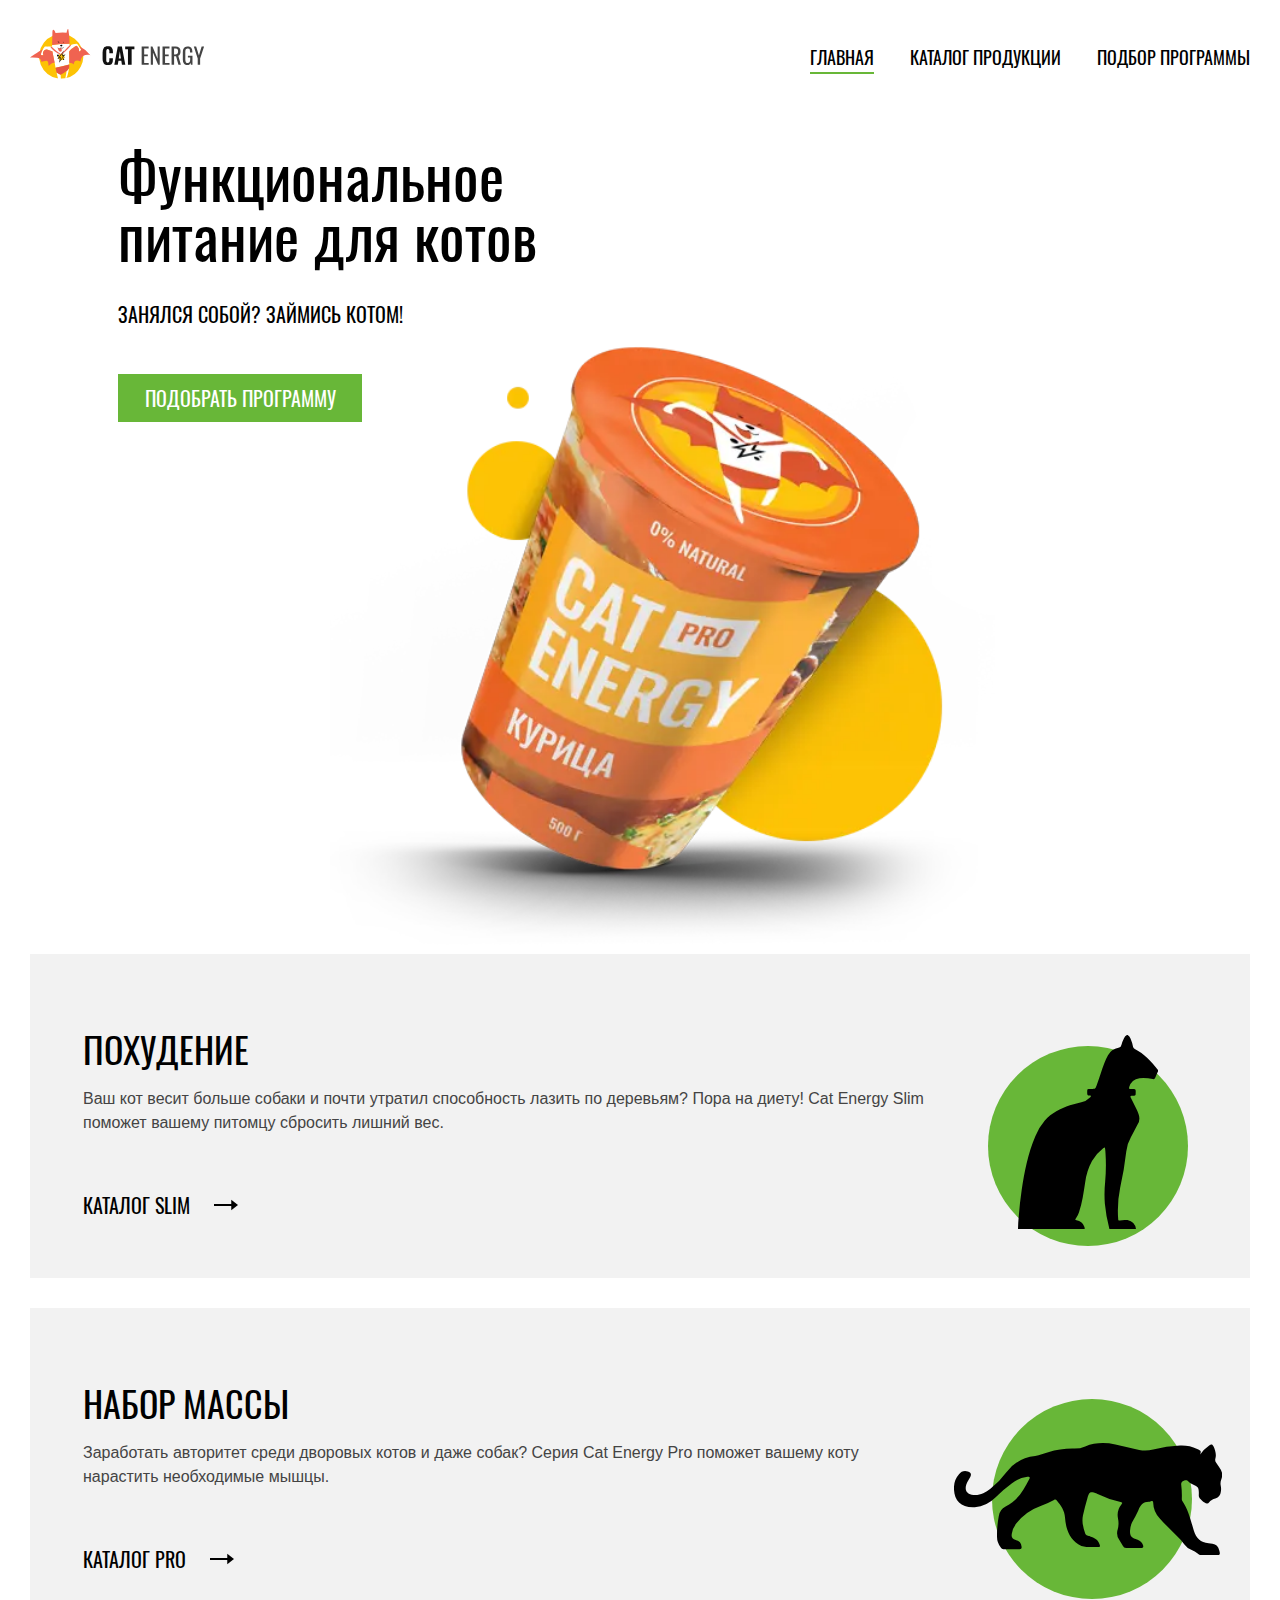
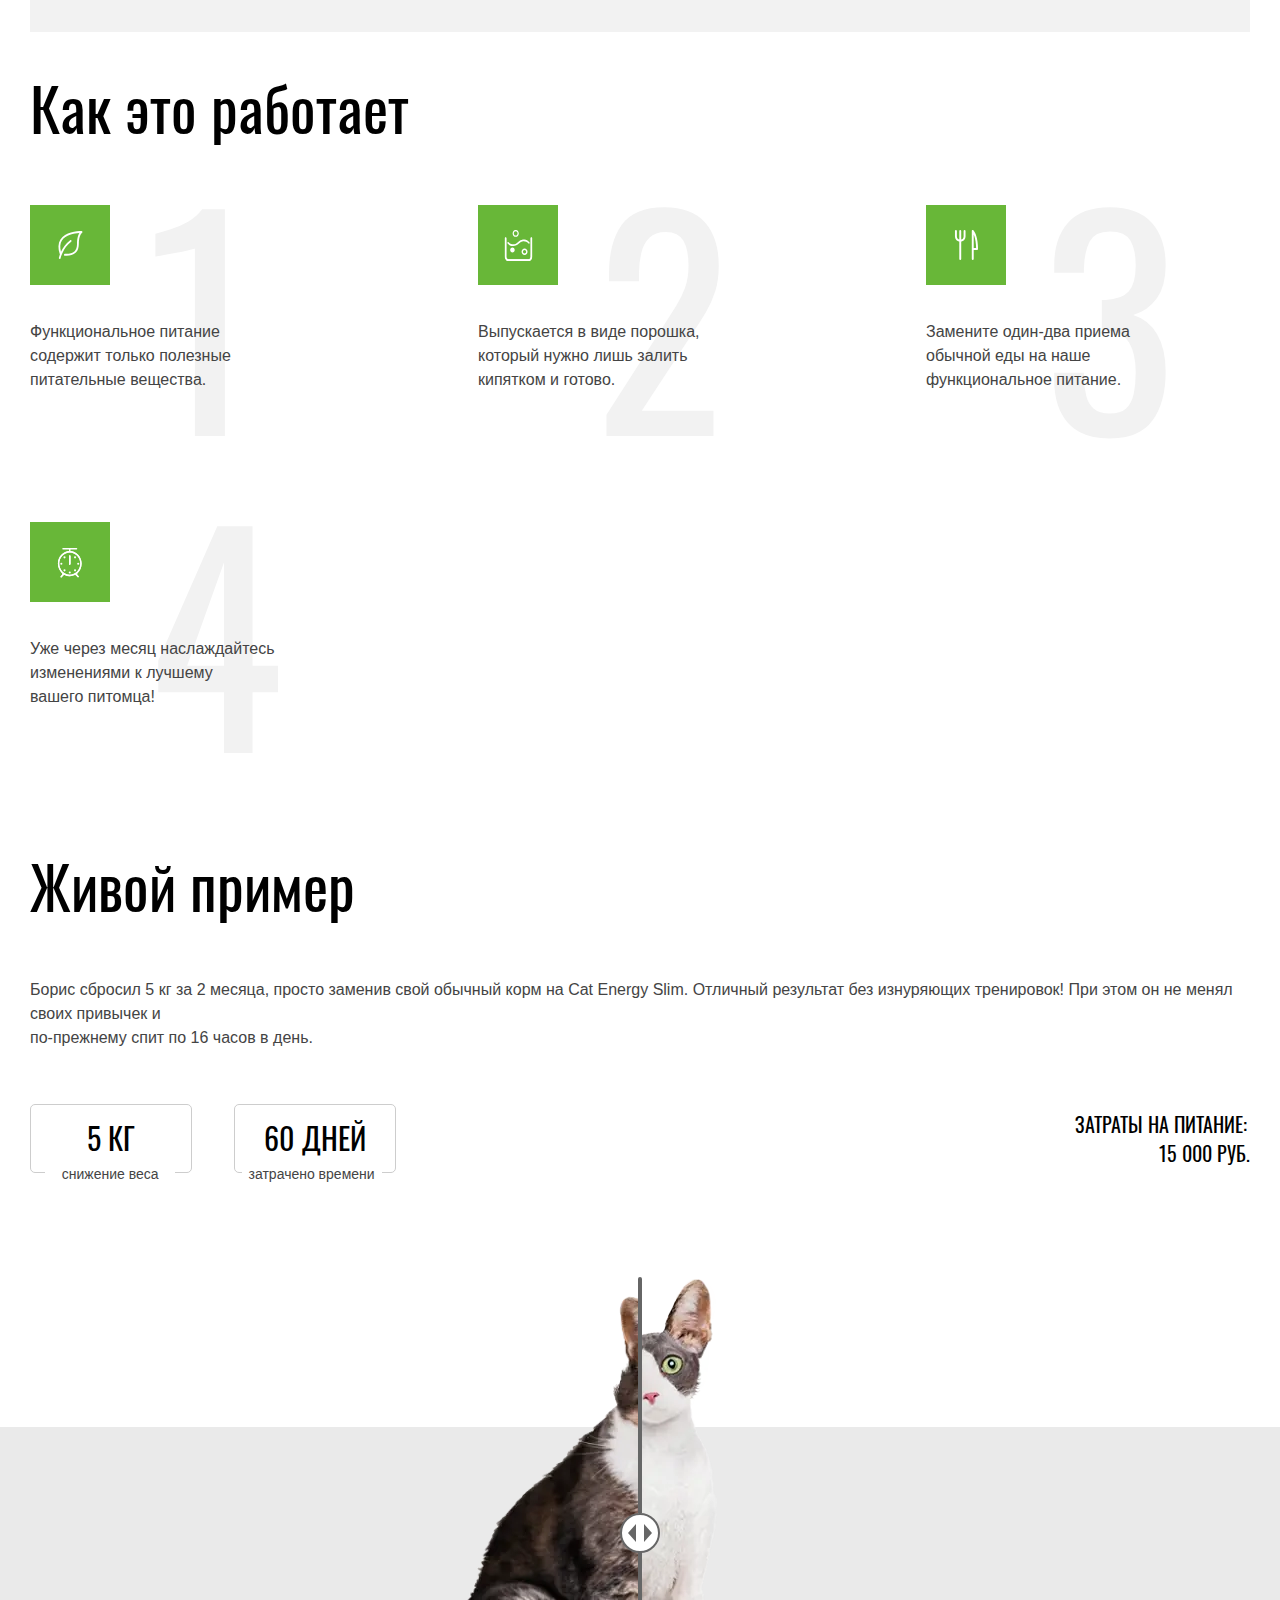
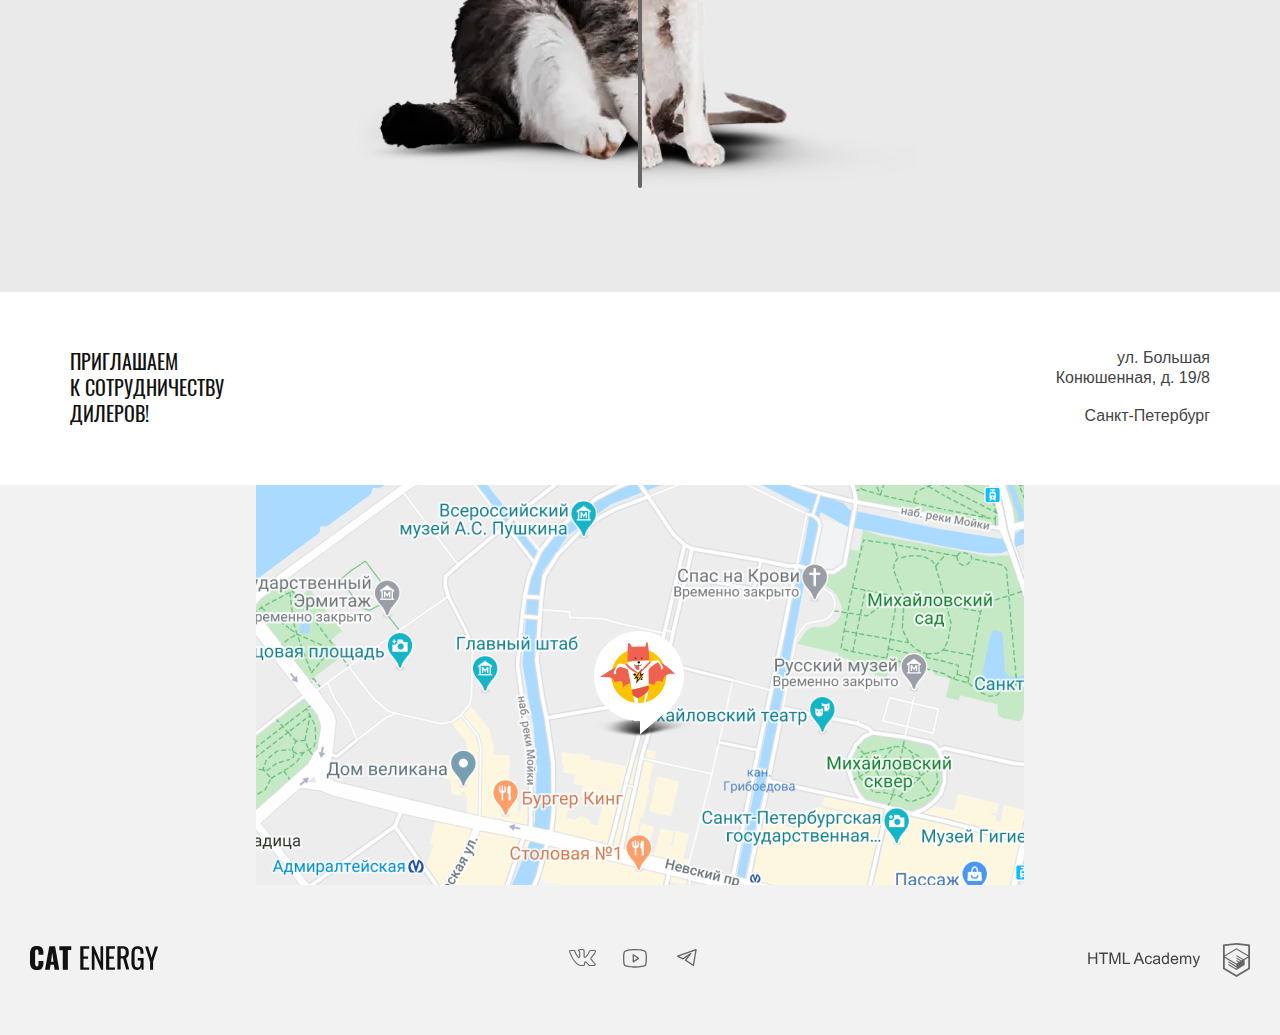
<file: index.html>
<!DOCTYPE html><html class="page" lang="ru"><head><meta charset="utf-8"><title>HTML Academy: Кэт энерджи</title><link rel="stylesheet" href="css/style.min.css"><meta name="viewport" content="width=device-width,initial-scale=1"><link rel="icon" href="favicon.ico"><link rel="icon" href="img/favicons/favicon.svg" type="image/svg+xml"><link rel="apple-touch-icon" href="img/favicons/apple.png"><link rel="preload" href="fonts/oswaldregular.woff2" type="font/woff2" as="font" crossorigin="anonymous"><link rel="preload" href="fonts/oswaldmedium.woff2" type="font/woff2" as="font" crossorigin="anonymous"></head><body class="page__body"><header class="main-header"><div class="main-header__wrapper main-header__wrapper--closed main-header__wrapper--nojs"><div class="main-header__inner"><a class="main-header__link-cat-logo" href="index.html"><picture><source media="(min-width: 768px)" srcset="img/logo/logo-cat.svg"><img class="main-header__logo-image" src="img/logo/logo-cat-image.svg" width="34" height="38" alt="Логотип «Кэт энерджи»."></picture></a><img class="main-header__logo-name" src="img/logo/logo-cat-name.svg" width="101" height="18" alt="Логотип «Кэт энерджи»."> <button class="main-header__toggle" type="button"><span class="visually-hidden">Открыть меню.</span></button></div><nav class="main-nav"><div class="main-nav__wrapper main-header__main-nav-wrapper"><ul class="main-nav__list"><li class="main-nav__item main-header__main-nav-item main-nav__item--active main-nav__item--active-white"><a class="main-nav__link main-nav__link--color" href="index.html">Главная</a></li><li class="main-nav__item main-header__main-nav-item"><a class="main-nav__link main-nav__link--color" href="catalog.html">Каталог продукции</a></li><li class="main-nav__item main-header__main-nav-item"><a class="main-nav__link main-nav__link--color" href="form.html">Подбор программы</a></li></ul></div></nav></div></header><main class="main-container"><div class="main-container__wrapper"><header class="main-container__header"><h1 class="main-container__title">Функциональное<br>питание для котов</h1><p class="main-container__slogan">Занялся собой? Займись котом!</p><picture><source type="image/webp" media="(min-width: 768px)" srcset="img/index-foot/tablet-foot.webp, img/index-foot/tablet-foot@2x.webp 2x"><source type="image/webp" srcset="img/index-foot/mobile-foot.webp, img/index-foot/mobile-foot@2x.webp 2x"><source media="(min-width: 768px)" srcset="img/index-foot/tablet-foot.png, img/index-foot/tablet-foot@2x.png 2x"><img class="main-container__image" loading="lazy" src="img/index-foot/mobile-foot.png" srcset="img/index-foot/mobile-foot@2x.png 2x" width="280" height="270" alt="Пример продукции Кэт Энерджи."></picture><a class="button main-container__link" href="form.html">Подобрать программу</a></header></div><section class="nutrition-program"><h2 class="visually-hidden">Программа питания.</h2><ul class="nutrition-program__list"><li class="nutrition-program__item nutrition-program__item--cat-slim"><h3 class="nutrition-program__title">Похудение</h3><p class="nutrition-program__description">Ваш кот весит больше собаки и почти утратил способность лазить по деревьям? Пора на диету! Cat Energy Slim поможет вашему питомцу сбросить лишний вес.</p><a class="nutrition-program__link" href="#">Каталог slim <svg class="nutrition-program__arrow" width="24" height="12" viewBox="0 0 24 12" fill="none" xmlns="http://www.w3.org/2000/svg"><use href="./img/sprite.svg#arrow"></use></svg></a></li><li class="nutrition-program__item nutrition-program__item--cat-pro"><h3 class="section-title nutrition-program__title">Набор массы</h3><p class="nutrition-program__description">Заработать авторитет среди дворовых котов и даже собак? Серия Cat Energy Pro поможет вашему коту нарастить необходимые мышцы.</p><a class="nutrition-program__link" href="#">Каталог pro <svg class="nutrition-program__arrow" width="24" height="12" viewBox="0 0 24 12" fill="none" xmlns="http://www.w3.org/2000/svg"><use href="./img/sprite.svg#arrow"></use></svg></a></li></ul></section><section class="about-program"><div class="about-program__wrapper"><h2 class="about-program__title">Как это работает</h2><ul class="about-program__list"><li class="about-program__item about-program__item--leaf-icon"><p class="about-program__description">Функциональное питание содержит только полезные питательные вещества.</p></li><li class="about-program__item about-program__item--tub-icon"><p class="about-program__description">Выпускается в виде порошка, который нужно лишь залить кипятком и готово.</p></li><li class="about-program__item about-program__item--eat-icon"><p class="about-program__description">Замените один-два приема обычной еды на наше функциональное питание.</p></li><li class="about-program__item about-program__item--alarm-icon"><p class="about-program__description">Уже через месяц наслаждайтесь изменениями к лучшему<br class="about-program__description-br">вашего питомца!</p></li></ul></div></section><section class="example-program"><div class="example-program__wrapper"><div class="example-program__inner"><h2 class="example-program__title">Живой пример</h2><p class="example-program__description">Борис сбросил 5 кг за 2 месяца, просто заменив свой обычный корм на Cat Energy Slim. Отличный результат без изнуряющих тренировок! При этом он не менял своих привычек и<br class="example-program__description-br">по-прежнему спит по 16 часов в день.</p><div class="example-program__box"><dl class="example-program__stats stats"><div class="stats__inner"><dt class="stats__description">снижение веса</dt><dd class="stats__value">5 КГ</dd></div><div class="stats__inner"><dt class="stats__description stats__description--transform">затрачено времени</dt><dd class="stats__value">60 ДНЕЙ</dd></div></dl><dl class="example-program__calculation"><dt class="example-program__calculation-description">Затраты на питание:</dt><dd class="example-program__calculation-value">15 000 РУБ.</dd></dl></div></div><div class="example-program__prorgess"><picture><source type="image/webp" media="(min-width: 768px)" srcset="img/index-cat/tablet-cat-fat.webp, img/index-cat/tablet-cat-fat@2x.webp 2x"><source type="image/webp" srcset="img/index-cat/mobile-cat-fat.webp, img/index-cat/mobile-cat-fat@2x.webp 2x"><source media="(min-width: 768px)" srcset="img/index-cat/tablet-cat-fat.png, img/index-cat/tablet-cat-fat@2x.png 2x"><img class="example-program__image-before" loading="lazy" src="img/index-cat/mobile-cat-fat.png" srcset="img/index-cat/mobile-cat-fat@2x.png 2x" width="280" height="256" alt="Толстый кот."></picture><picture><source type="image/webp" media="(min-width: 768px)" srcset="img/index-cat/tablet-cat-skinny.webp, img/index-cat/tablet-cat-skinny@2x.webp 2x"><source type="image/webp" srcset="img/index-cat/mobile-cat-skinny.webp, img/index-cat/mobile-cat-skinny@2x.webp 2x"><source media="(min-width: 768px)" srcset="img/index-cat/tablet-cat-skinny.png, img/index-cat/tablet-cat-skinny@2x.png 2x"><img class="example-program__image-after" loading="lazy" src="img/index-cat/mobile-cat-skinny.png" srcset="img/index-cat/mobile-cat-skinny@2x.png 2x" width="280" height="256" alt="Стройный кот."></picture><button class="example-program__button" type="button"><svg class="example-program__switch" width="24" height="18" viewBox="0 0 24 18" xmlns="http://www.w3.org/2000/svg"><use href="./img/sprite.svg#switch-arrow"></use></svg> <span class="visually-hidden">Переключатель.</span></button></div></div></section></main><footer class="main-footer"><div class="main-footer__container main-footer__container-color-white"><div class="main-footer__contacts contacts"><h2 class="contacts__title">приглашаем<br>к сотрудничеству дилеров!</h2><div class="contacts__box"><p class="contacts__text">ул. Большая Конюшенная, д. 19/8</p><p class="contacts__text-city">Санкт-Петербург</p></div></div></div><div class="main-footer__map"><iframe class="map" src="https://www.google.com/maps/embed?pb=!1m18!1m12!1m3!1d1998.5955276655668!2d30.320139884215894!3d59.938853527595455!2m3!1f0!2f0!3f0!3m2!1i1024!2i768!4f13.1!3m3!1m2!1s0x4696310fca145cc1%3A0x42b32648d8238007!2z0JHQvtC70YzRiNCw0Y8g0JrQvtC90Y7RiNC10L3QvdCw0Y8g0YPQuy4sIDE5LzgsINCh0LDQvdC60YIt0J_QtdGC0LXRgNCx0YPRgNCzLCAxOTExODY!5e0!3m2!1sru!2sru!4v1660479684901!5m2!1sru!2sru" allowfullscreen="" loading="lazy" referrerpolicy="no-referrer-when-downgrade"></iframe></div><div class="main-footer__wrapper"><a class="main-footer__link-logo-cat" href="index.html"><svg width="128" height="24" viewBox="0 0 128 24" fill="none" xmlns="http://www.w3.org/2000/svg"><g clip-path="url(#clip0_2403_914)"><path d="M1.60253 22.0513C0.468358 20.3682 -0.0946573 18.3503 3.016e-05 16.3077V7.79487C-0.137317 5.73031 0.390444 3.67661 1.50238 1.94872C2.6041 0.615385 4.30676 0 6.81067 0C9.31458 0 10.9171 0.615385 11.9187 1.74359C13.006 3.17255 13.5409 4.96181 13.421 6.76923V8.82051H8.51333V6.46154C8.55297 5.76385 8.45065 5.06533 8.21286 4.41026C8.08576 4.14583 7.88431 3.9264 7.63443 3.78018C7.38455 3.63395 7.09766 3.56763 6.81067 3.58974C6.10958 3.58974 5.60879 3.79487 5.40848 4.30769C5.18191 5.03643 5.08025 5.79984 5.10801 6.5641V17.5385C5.05512 18.2799 5.19327 19.0227 5.50864 19.6923C5.70895 20.2051 6.20973 20.4103 6.91083 20.4103C7.61192 20.4103 8.01255 20.2051 8.21286 19.6923C8.44058 18.9992 8.54242 18.2692 8.51333 17.5385V15.0769H13.421V17.1282C13.5229 18.9651 12.9911 20.7803 11.9187 22.2564C10.9171 23.4872 9.21443 24.1026 6.81067 24.1026C4.40692 24 2.6041 23.3846 1.60253 22.0513Z" fill="#111111"/><path d="M19.3302 0.307617H25.0391L29.2457 23.6922H24.6385L23.8373 18.7692H20.5321L19.7309 23.6922H15.0235L19.3302 0.307617ZM23.4366 15.6922L22.2348 6.56403L21.0329 15.6922H23.4366Z" fill="#111111"/><path d="M32.7511 4.20505H29.3458V0.307617H41.2645V4.10249H37.8591V23.6922H32.7511V4.20505Z" fill="#111111"/><path d="M50.3787 0.307617H59.1925V2.76916H53.4836V10.4615H58.0908V12.8204H53.4836V21.4358H59.1925V23.7948H50.2786V0.307617H50.3787Z" fill="#111111"/><path d="M61.7966 0.307617H64L70.5102 15.7948V0.307617H73.1143V23.6922H71.1111L64.5008 7.69223V23.6922H61.7966V0.307617Z" fill="#111111"/><path d="M76.119 0.307617H84.9327V2.76916H79.2238V10.4615H83.831V12.8204H79.2238V21.4358H84.9327V23.7948H76.119V0.307617Z" fill="#111111"/><path d="M87.5368 0.3076H92.144C93.9564 0.179397 95.7575 0.685711 97.252 1.7435C98.3537 2.66657 98.8545 4.3076 98.8545 6.46145C98.8545 9.4358 97.9531 11.282 96.0501 11.8973L99.2551 23.5897H96.1503L93.1456 12.6153H90.6416V23.5897H87.4366V0.3076H87.5368ZM91.9437 10.3589C92.9762 10.446 94.0054 10.1553 94.8482 9.53837C95.4492 9.02555 95.7496 7.99991 95.7496 6.46145C95.7774 5.69719 95.6757 4.93378 95.4492 4.20504C95.2237 3.68211 94.8366 3.24964 94.3474 2.97427C93.6576 2.65236 92.9003 2.51137 92.144 2.56401H90.7418V10.2563H91.9437V10.3589Z" fill="#111111"/><path d="M102.861 21.9489C101.82 20.1556 101.331 18.0824 101.458 16.0002V8.20531C101.434 6.719 101.602 5.23592 101.959 3.79506C102.294 2.71836 102.962 1.78243 103.862 1.12839C104.981 0.450519 106.271 0.129161 107.568 0.205314C109.671 0.205314 111.174 0.718135 112.075 1.84634C113.112 3.33607 113.608 5.15002 113.477 6.97455V7.79506H110.473V7.07711C110.477 6.21813 110.41 5.36032 110.272 4.51301C110.188 3.97756 109.9 3.49816 109.471 3.17967C108.908 2.80128 108.24 2.62124 107.568 2.66685C106.85 2.61973 106.139 2.83809 105.565 3.28224C105.329 3.48554 105.137 3.73594 104.999 4.01811C104.861 4.30029 104.781 4.60829 104.764 4.92326C104.632 5.84017 104.565 6.76567 104.563 7.69249V16.4104C104.49 17.7386 104.694 19.0676 105.164 20.3079C105.565 21.1284 106.366 21.4361 107.568 21.4361C108.043 21.4966 108.524 21.4121 108.952 21.1931C109.379 20.9741 109.734 20.6304 109.972 20.2053C110.501 18.9083 110.741 17.5067 110.673 16.1027V14.4617H107.768V12.1028H113.577V23.6925H111.574L111.274 21.0258C111.011 21.9195 110.464 22.6977 109.72 23.2366C108.976 23.7756 108.078 24.0443 107.167 24.0002C106.34 24.05 105.513 23.8887 104.761 23.5307C104.01 23.1727 103.357 22.6291 102.861 21.9489Z" fill="#111111"/><path d="M119.988 15.4871L115.08 0.410156H118.085L121.59 11.6922L124.995 0.410156H128L123.092 15.4871V23.6922H120.088V15.4871H119.988Z" fill="#111111"/></g><defs><clipPath id="clip0_2403_914"><rect width="128" height="24" fill="white"/></clipPath></defs></svg></a><ul class="main-footer__social social"><li class="social__item"><a class="social__link social__link--vkontakte" href="https://vk.com/htmlacademy"><svg class="social__link-icon" width="27" height="17" viewBox="0 0 27 17" xmlns="http://www.w3.org/2000/svg"><use href="./img/sprite.svg#vkontakte"></use></svg> <span class="visually-hidden">Вконтакте.</span></a></li><li class="social__item"><a class="social__link social__link--youtube" href="https://www.youtube.com/user/htmlacademyru"><svg class="social__link-icon" width="24" height="19" viewBox="0 0 24 19" xmlns="http://www.w3.org/2000/svg"><use href="./img/sprite.svg#youtube"></use></svg> <span class="visually-hidden">Ютуб.</span></a></li><li class="social__item"><a class="social__link social__link--telegram" href="https://t.me/htmlacademy"><svg class="social__link-icon" width="20" height="18" viewBox="0 0 20 18" xmlns="http://www.w3.org/2000/svg"><use href="./img/sprite.svg#telegram"></use></svg> <span class="visually-hidden">Телеграм.</span></a></li></ul><a class="main-footer__link-logo-html" href="https://htmlacademy.ru/intensive/adaptive"><svg class="main-footer__html-logo" width="113" height="16" viewBox="0 0 113 16" xmlns="http://www.w3.org/2000/svg"><path d="M0.28125 12V0.546875H1.79688V5.25H7.75V0.546875H9.26562V12H7.75V6.60156H1.79688V12H0.28125ZM14.7109 12V1.89844H10.9375V0.546875H20.0156V1.89844H16.2266V12H14.7109ZM21.5312 12V0.546875H23.8125L26.5234 8.65625C26.7734 9.41146 26.9557 9.97656 27.0703 10.3516C27.2005 9.9349 27.4036 9.32292 27.6797 8.51562L30.4219 0.546875H32.4609V12H31V2.41406L27.6719 12H26.3047L22.9922 2.25V12H21.5312ZM34.8438 12V0.546875H36.3594V10.6484H42V12H34.8438ZM45.5234 12L49.9219 0.546875H51.5547L56.2422 12H54.5156L53.1797 8.53125H48.3906L47.1328 12H45.5234ZM48.8281 7.29688H52.7109L51.5156 4.125C51.151 3.16146 50.8802 2.36979 50.7031 1.75C50.5573 2.48438 50.3516 3.21354 50.0859 3.9375L48.8281 7.29688ZM62.6875 8.96094L64.0703 9.14062C63.9193 10.0938 63.5312 10.8411 62.9062 11.3828C62.2865 11.9193 61.5234 12.1875 60.6172 12.1875C59.4818 12.1875 58.5677 11.8177 57.875 11.0781C57.1875 10.3333 56.8438 9.26823 56.8438 7.88281C56.8438 6.98698 56.9922 6.20312 57.2891 5.53125C57.5859 4.85938 58.0365 4.35677 58.6406 4.02344C59.25 3.6849 59.9115 3.51562 60.625 3.51562C61.526 3.51562 62.263 3.74479 62.8359 4.20312C63.4089 4.65625 63.776 5.30208 63.9375 6.14062L62.5703 6.35156C62.4401 5.79427 62.2083 5.375 61.875 5.09375C61.5469 4.8125 61.1484 4.67188 60.6797 4.67188C59.9714 4.67188 59.3958 4.92708 58.9531 5.4375C58.5104 5.94271 58.2891 6.74479 58.2891 7.84375C58.2891 8.95833 58.5026 9.76823 58.9297 10.2734C59.3568 10.7786 59.9141 11.0312 60.6016 11.0312C61.1536 11.0312 61.6146 10.862 61.9844 10.5234C62.3542 10.1849 62.5885 9.66406 62.6875 8.96094ZM70.6875 10.9766C70.1667 11.4193 69.6641 11.7318 69.1797 11.9141C68.7005 12.0964 68.1849 12.1875 67.6328 12.1875C66.7214 12.1875 66.0208 11.9661 65.5312 11.5234C65.0417 11.0755 64.7969 10.5052 64.7969 9.8125C64.7969 9.40625 64.888 9.03646 65.0703 8.70312C65.2578 8.36458 65.5 8.09375 65.7969 7.89062C66.099 7.6875 66.4375 7.53385 66.8125 7.42969C67.0885 7.35677 67.5052 7.28646 68.0625 7.21875C69.1979 7.08333 70.0339 6.92188 70.5703 6.73438C70.5755 6.54167 70.5781 6.41927 70.5781 6.36719C70.5781 5.79427 70.4453 5.39062 70.1797 5.15625C69.8203 4.83854 69.2865 4.67969 68.5781 4.67969C67.9167 4.67969 67.4271 4.79688 67.1094 5.03125C66.7969 5.26042 66.5651 5.66927 66.4141 6.25781L65.0391 6.07031C65.1641 5.48177 65.3698 5.00781 65.6562 4.64844C65.9427 4.28385 66.3568 4.00521 66.8984 3.8125C67.4401 3.61458 68.0677 3.51562 68.7812 3.51562C69.4896 3.51562 70.0651 3.59896 70.5078 3.76562C70.9505 3.93229 71.276 4.14323 71.4844 4.39844C71.6927 4.64844 71.8385 4.96615 71.9219 5.35156C71.9688 5.59115 71.9922 6.02344 71.9922 6.64844V8.52344C71.9922 9.83073 72.0208 10.6589 72.0781 11.0078C72.1406 11.3516 72.2604 11.6823 72.4375 12H70.9688C70.8229 11.7083 70.7292 11.3672 70.6875 10.9766ZM70.5703 7.83594C70.0599 8.04427 69.2943 8.22135 68.2734 8.36719C67.6953 8.45052 67.2865 8.54427 67.0469 8.64844C66.8073 8.7526 66.6224 8.90625 66.4922 9.10938C66.362 9.30729 66.2969 9.52865 66.2969 9.77344C66.2969 10.1484 66.4375 10.4609 66.7188 10.7109C67.0052 10.9609 67.4219 11.0859 67.9688 11.0859C68.5104 11.0859 68.9922 10.9688 69.4141 10.7344C69.8359 10.4948 70.1458 10.1693 70.3438 9.75781C70.4948 9.4401 70.5703 8.97135 70.5703 8.35156V7.83594ZM79.5625 12V10.9531C79.0365 11.776 78.263 12.1875 77.2422 12.1875C76.5807 12.1875 75.9714 12.0052 75.4141 11.6406C74.862 11.276 74.4323 10.7682 74.125 10.1172C73.8229 9.46094 73.6719 8.70833 73.6719 7.85938C73.6719 7.03125 73.8099 6.28125 74.0859 5.60938C74.362 4.93229 74.776 4.41406 75.3281 4.05469C75.8802 3.69531 76.4974 3.51562 77.1797 3.51562C77.6797 3.51562 78.125 3.6224 78.5156 3.83594C78.9062 4.04427 79.224 4.31771 79.4688 4.65625V0.546875H80.8672V12H79.5625ZM75.1172 7.85938C75.1172 8.92188 75.3411 9.71615 75.7891 10.2422C76.237 10.7682 76.7656 11.0312 77.375 11.0312C77.9896 11.0312 78.5104 10.7812 78.9375 10.2812C79.3698 9.77604 79.5859 9.00781 79.5859 7.97656C79.5859 6.84115 79.3672 6.00781 78.9297 5.47656C78.4922 4.94531 77.9531 4.67969 77.3125 4.67969C76.6875 4.67969 76.1641 4.9349 75.7422 5.44531C75.3255 5.95573 75.1172 6.76042 75.1172 7.85938ZM88.7656 9.32812L90.2188 9.50781C89.9896 10.3568 89.5651 11.0156 88.9453 11.4844C88.3255 11.9531 87.5339 12.1875 86.5703 12.1875C85.3568 12.1875 84.3932 11.8151 83.6797 11.0703C82.9714 10.3203 82.6172 9.27083 82.6172 7.92188C82.6172 6.52604 82.9766 5.44271 83.6953 4.67188C84.4141 3.90104 85.3464 3.51562 86.4922 3.51562C87.6016 3.51562 88.5078 3.89323 89.2109 4.64844C89.9141 5.40365 90.2656 6.46615 90.2656 7.83594C90.2656 7.91927 90.263 8.04427 90.2578 8.21094H84.0703C84.1224 9.1224 84.3802 9.82031 84.8438 10.3047C85.3073 10.7891 85.8854 11.0312 86.5781 11.0312C87.0938 11.0312 87.5339 10.8958 87.8984 10.625C88.263 10.3542 88.5521 9.92188 88.7656 9.32812ZM84.1484 7.05469H88.7812C88.7188 6.35677 88.5417 5.83333 88.25 5.48438C87.8021 4.94271 87.2214 4.67188 86.5078 4.67188C85.862 4.67188 85.3177 4.88802 84.875 5.32031C84.4375 5.7526 84.1953 6.33073 84.1484 7.05469ZM91.9922 12V3.70312H93.25V4.86719C93.5104 4.46094 93.8568 4.13542 94.2891 3.89062C94.7214 3.64062 95.2135 3.51562 95.7656 3.51562C96.3802 3.51562 96.8828 3.64323 97.2734 3.89844C97.6693 4.15365 97.9479 4.51042 98.1094 4.96875C98.7656 4 99.6198 3.51562 100.672 3.51562C101.495 3.51562 102.128 3.74479 102.57 4.20312C103.013 4.65625 103.234 5.35677 103.234 6.30469V12H101.836V6.77344C101.836 6.21094 101.789 5.80729 101.695 5.5625C101.607 5.3125 101.443 5.11198 101.203 4.96094C100.964 4.8099 100.682 4.73438 100.359 4.73438C99.776 4.73438 99.2917 4.92969 98.9062 5.32031C98.5208 5.70573 98.3281 6.32552 98.3281 7.17969V12H96.9219V6.60938C96.9219 5.98438 96.8073 5.51562 96.5781 5.20312C96.349 4.89062 95.974 4.73438 95.4531 4.73438C95.0573 4.73438 94.6901 4.83854 94.3516 5.04688C94.0182 5.25521 93.776 5.5599 93.625 5.96094C93.474 6.36198 93.3984 6.9401 93.3984 7.69531V12H91.9922ZM105.258 15.1953L105.102 13.875C105.409 13.9583 105.677 14 105.906 14C106.219 14 106.469 13.9479 106.656 13.8438C106.844 13.7396 106.997 13.5938 107.117 13.4062C107.206 13.2656 107.349 12.9167 107.547 12.3594C107.573 12.2812 107.615 12.1667 107.672 12.0156L104.523 3.70312H106.039L107.766 8.50781C107.99 9.11719 108.19 9.75781 108.367 10.4297C108.529 9.78385 108.721 9.15365 108.945 8.53906L110.719 3.70312H112.125L108.969 12.1406C108.63 13.0521 108.367 13.6797 108.18 14.0234C107.93 14.487 107.643 14.8255 107.32 15.0391C106.997 15.2578 106.612 15.3672 106.164 15.3672C105.893 15.3672 105.591 15.3099 105.258 15.1953Z"/></svg> <svg class="main-footer__html-logo-image" width="27" height="34" viewBox="0 0 27 34" fill="none" xmlns="http://www.w3.org/2000/svg"><path d="M13.6426 0.0157537L13.5 0L0 1.40733V26.0129L13.5 34L27 26.0129V1.40733L13.6426 0.0157537ZM25.2344 25.0151L13.5 31.9573L1.76561 25.0151V14.9293L13.4507 21.8451L13.4701 23.0984L5.45351 18.3548L5.44295 19.5801L13.4894 24.3885L13.5088 25.675L5.46408 20.9174L5.45351 22.1427L13.5 26.9511L21.6239 22.1182V20.8929V16.909L25.2432 14.7595L25.2344 25.0151ZM25.2344 13.4519L22.0147 15.3319L20.5325 16.2071L13.4666 12.0201L13.456 13.2454L19.4957 16.818L19.4429 16.8495L19.3126 16.9247L18.4536 17.4166L13.4666 14.4689L13.456 15.6942L17.3921 18.0222L16.4591 18.6314L16.438 18.6436L13.4666 16.902L13.456 18.1273L15.4029 19.2615L13.4155 20.4483L1.7973 13.5762L13.4349 6.61831L25.2344 13.4519ZM25.2344 12.2266L13.4401 5.31075L1.76561 12.2196V2.9897L13.5 1.76442L25.2344 2.9897V12.2266Z"/></svg> <svg class="main-footer__html-academy" width="163" height="34" viewBox="0 0 163 34" fill="none" xmlns="http://www.w3.org/2000/svg"><path d="M1.28125 21V9.54688H2.79688V14.25H8.75V9.54688H10.2656V21H8.75V15.6016H2.79688V21H1.28125ZM15.7109 21V10.8984H11.9375V9.54688H21.0156V10.8984H17.2266V21H15.7109ZM22.5312 21V9.54688H24.8125L27.5234 17.6562C27.7734 18.4115 27.9557 18.9766 28.0703 19.3516C28.2005 18.9349 28.4036 18.3229 28.6797 17.5156L31.4219 9.54688H33.4609V21H32V11.4141L28.6719 21H27.3047L23.9922 11.25V21H22.5312ZM35.8438 21V9.54688H37.3594V19.6484H43V21H35.8438ZM46.5234 21L50.9219 9.54688H52.5547L57.2422 21H55.5156L54.1797 17.5312H49.3906L48.1328 21H46.5234ZM49.8281 16.2969H53.7109L52.5156 13.125C52.151 12.1615 51.8802 11.3698 51.7031 10.75C51.5573 11.4844 51.3516 12.2135 51.0859 12.9375L49.8281 16.2969ZM63.6875 17.9609L65.0703 18.1406C64.9193 19.0938 64.5312 19.8411 63.9062 20.3828C63.2865 20.9193 62.5234 21.1875 61.6172 21.1875C60.4818 21.1875 59.5677 20.8177 58.875 20.0781C58.1875 19.3333 57.8438 18.2682 57.8438 16.8828C57.8438 15.987 57.9922 15.2031 58.2891 14.5312C58.5859 13.8594 59.0365 13.3568 59.6406 13.0234C60.25 12.6849 60.9115 12.5156 61.625 12.5156C62.526 12.5156 63.263 12.7448 63.8359 13.2031C64.4089 13.6562 64.776 14.3021 64.9375 15.1406L63.5703 15.3516C63.4401 14.7943 63.2083 14.375 62.875 14.0938C62.5469 13.8125 62.1484 13.6719 61.6797 13.6719C60.9714 13.6719 60.3958 13.9271 59.9531 14.4375C59.5104 14.9427 59.2891 15.7448 59.2891 16.8438C59.2891 17.9583 59.5026 18.7682 59.9297 19.2734C60.3568 19.7786 60.9141 20.0312 61.6016 20.0312C62.1536 20.0312 62.6146 19.862 62.9844 19.5234C63.3542 19.1849 63.5885 18.6641 63.6875 17.9609ZM71.6875 19.9766C71.1667 20.4193 70.6641 20.7318 70.1797 20.9141C69.7005 21.0964 69.1849 21.1875 68.6328 21.1875C67.7214 21.1875 67.0208 20.9661 66.5312 20.5234C66.0417 20.0755 65.7969 19.5052 65.7969 18.8125C65.7969 18.4062 65.888 18.0365 66.0703 17.7031C66.2578 17.3646 66.5 17.0938 66.7969 16.8906C67.099 16.6875 67.4375 16.5339 67.8125 16.4297C68.0885 16.3568 68.5052 16.2865 69.0625 16.2188C70.1979 16.0833 71.0339 15.9219 71.5703 15.7344C71.5755 15.5417 71.5781 15.4193 71.5781 15.3672C71.5781 14.7943 71.4453 14.3906 71.1797 14.1562C70.8203 13.8385 70.2865 13.6797 69.5781 13.6797C68.9167 13.6797 68.4271 13.7969 68.1094 14.0312C67.7969 14.2604 67.5651 14.6693 67.4141 15.2578L66.0391 15.0703C66.1641 14.4818 66.3698 14.0078 66.6562 13.6484C66.9427 13.2839 67.3568 13.0052 67.8984 12.8125C68.4401 12.6146 69.0677 12.5156 69.7812 12.5156C70.4896 12.5156 71.0651 12.599 71.5078 12.7656C71.9505 12.9323 72.276 13.1432 72.4844 13.3984C72.6927 13.6484 72.8385 13.9661 72.9219 14.3516C72.9688 14.5911 72.9922 15.0234 72.9922 15.6484V17.5234C72.9922 18.8307 73.0208 19.6589 73.0781 20.0078C73.1406 20.3516 73.2604 20.6823 73.4375 21H71.9688C71.8229 20.7083 71.7292 20.3672 71.6875 19.9766ZM71.5703 16.8359C71.0599 17.0443 70.2943 17.2214 69.2734 17.3672C68.6953 17.4505 68.2865 17.5443 68.0469 17.6484C67.8073 17.7526 67.6224 17.9062 67.4922 18.1094C67.362 18.3073 67.2969 18.5286 67.2969 18.7734C67.2969 19.1484 67.4375 19.4609 67.7188 19.7109C68.0052 19.9609 68.4219 20.0859 68.9688 20.0859C69.5104 20.0859 69.9922 19.9688 70.4141 19.7344C70.8359 19.4948 71.1458 19.1693 71.3438 18.7578C71.4948 18.4401 71.5703 17.9714 71.5703 17.3516V16.8359ZM80.5625 21V19.9531C80.0365 20.776 79.263 21.1875 78.2422 21.1875C77.5807 21.1875 76.9714 21.0052 76.4141 20.6406C75.862 20.276 75.4323 19.7682 75.125 19.1172C74.8229 18.4609 74.6719 17.7083 74.6719 16.8594C74.6719 16.0312 74.8099 15.2812 75.0859 14.6094C75.362 13.9323 75.776 13.4141 76.3281 13.0547C76.8802 12.6953 77.4974 12.5156 78.1797 12.5156C78.6797 12.5156 79.125 12.6224 79.5156 12.8359C79.9062 13.0443 80.224 13.3177 80.4688 13.6562V9.54688H81.8672V21H80.5625ZM76.1172 16.8594C76.1172 17.9219 76.3411 18.7161 76.7891 19.2422C77.237 19.7682 77.7656 20.0312 78.375 20.0312C78.9896 20.0312 79.5104 19.7812 79.9375 19.2812C80.3698 18.776 80.5859 18.0078 80.5859 16.9766C80.5859 15.8411 80.3672 15.0078 79.9297 14.4766C79.4922 13.9453 78.9531 13.6797 78.3125 13.6797C77.6875 13.6797 77.1641 13.9349 76.7422 14.4453C76.3255 14.9557 76.1172 15.7604 76.1172 16.8594ZM89.7656 18.3281L91.2188 18.5078C90.9896 19.3568 90.5651 20.0156 89.9453 20.4844C89.3255 20.9531 88.5339 21.1875 87.5703 21.1875C86.3568 21.1875 85.3932 20.8151 84.6797 20.0703C83.9714 19.3203 83.6172 18.2708 83.6172 16.9219C83.6172 15.526 83.9766 14.4427 84.6953 13.6719C85.4141 12.901 86.3464 12.5156 87.4922 12.5156C88.6016 12.5156 89.5078 12.8932 90.2109 13.6484C90.9141 14.4036 91.2656 15.4661 91.2656 16.8359C91.2656 16.9193 91.263 17.0443 91.2578 17.2109H85.0703C85.1224 18.1224 85.3802 18.8203 85.8438 19.3047C86.3073 19.7891 86.8854 20.0312 87.5781 20.0312C88.0938 20.0312 88.5339 19.8958 88.8984 19.625C89.263 19.3542 89.5521 18.9219 89.7656 18.3281ZM85.1484 16.0547H89.7812C89.7188 15.3568 89.5417 14.8333 89.25 14.4844C88.8021 13.9427 88.2214 13.6719 87.5078 13.6719C86.862 13.6719 86.3177 13.888 85.875 14.3203C85.4375 14.7526 85.1953 15.3307 85.1484 16.0547ZM92.9922 21V12.7031H94.25V13.8672C94.5104 13.4609 94.8568 13.1354 95.2891 12.8906C95.7214 12.6406 96.2135 12.5156 96.7656 12.5156C97.3802 12.5156 97.8828 12.6432 98.2734 12.8984C98.6693 13.1536 98.9479 13.5104 99.1094 13.9688C99.7656 13 100.62 12.5156 101.672 12.5156C102.495 12.5156 103.128 12.7448 103.57 13.2031C104.013 13.6562 104.234 14.3568 104.234 15.3047V21H102.836V15.7734C102.836 15.2109 102.789 14.8073 102.695 14.5625C102.607 14.3125 102.443 14.112 102.203 13.9609C101.964 13.8099 101.682 13.7344 101.359 13.7344C100.776 13.7344 100.292 13.9297 99.9062 14.3203C99.5208 14.7057 99.3281 15.3255 99.3281 16.1797V21H97.9219V15.6094C97.9219 14.9844 97.8073 14.5156 97.5781 14.2031C97.349 13.8906 96.974 13.7344 96.4531 13.7344C96.0573 13.7344 95.6901 13.8385 95.3516 14.0469C95.0182 14.2552 94.776 14.5599 94.625 14.9609C94.474 15.362 94.3984 15.9401 94.3984 16.6953V21H92.9922ZM106.258 24.1953L106.102 22.875C106.409 22.9583 106.677 23 106.906 23C107.219 23 107.469 22.9479 107.656 22.8438C107.844 22.7396 107.997 22.5938 108.117 22.4062C108.206 22.2656 108.349 21.9167 108.547 21.3594C108.573 21.2812 108.615 21.1667 108.672 21.0156L105.523 12.7031H107.039L108.766 17.5078C108.99 18.1172 109.19 18.7578 109.367 19.4297C109.529 18.7839 109.721 18.1536 109.945 17.5391L111.719 12.7031H113.125L109.969 21.1406C109.63 22.0521 109.367 22.6797 109.18 23.0234C108.93 23.487 108.643 23.8255 108.32 24.0391C107.997 24.2578 107.612 24.3672 107.164 24.3672C106.893 24.3672 106.591 24.3099 106.258 24.1953Z" fill="#444444"/><g clip-path="url(#clip0_2403_2164)"><path d="M149.643 0.0157537L149.5 0L136 1.40733V26.0129L149.5 34L163 26.0129V1.40733L149.643 0.0157537ZM161.234 25.0151L149.5 31.9573L137.766 25.0151V14.9293L149.451 21.8451L149.47 23.0984L141.454 18.3548L141.443 19.5801L149.489 24.3885L149.509 25.675L141.464 20.9174L141.454 22.1427L149.5 26.9511L157.624 22.1182V20.8929V16.909L161.243 14.7595L161.234 25.0151ZM161.234 13.4519L158.015 15.3319L156.533 16.2071L149.467 12.0201L149.456 13.2454L155.496 16.818L155.443 16.8495L155.313 16.9247L154.454 17.4166L149.467 14.4689L149.456 15.6942L153.392 18.0222L152.459 18.6314L152.438 18.6436L149.467 16.902L149.456 18.1273L151.403 19.2615L149.416 20.4483L137.797 13.5762L149.435 6.61831L161.234 13.4519ZM161.234 12.2266L149.44 5.31075L137.766 12.2196V2.9897L149.5 1.76442L161.234 2.9897V12.2266Z"/></g><defs><clipPath id="clip0_2403_2164"><rect width="27" height="34" fill="white" transform="translate(136)"/></clipPath></defs></svg> <span class="visually-hidden">Логотип HTML Academy.</span></a></div></footer><script src="js/script.js"></script></body></html>
</file>
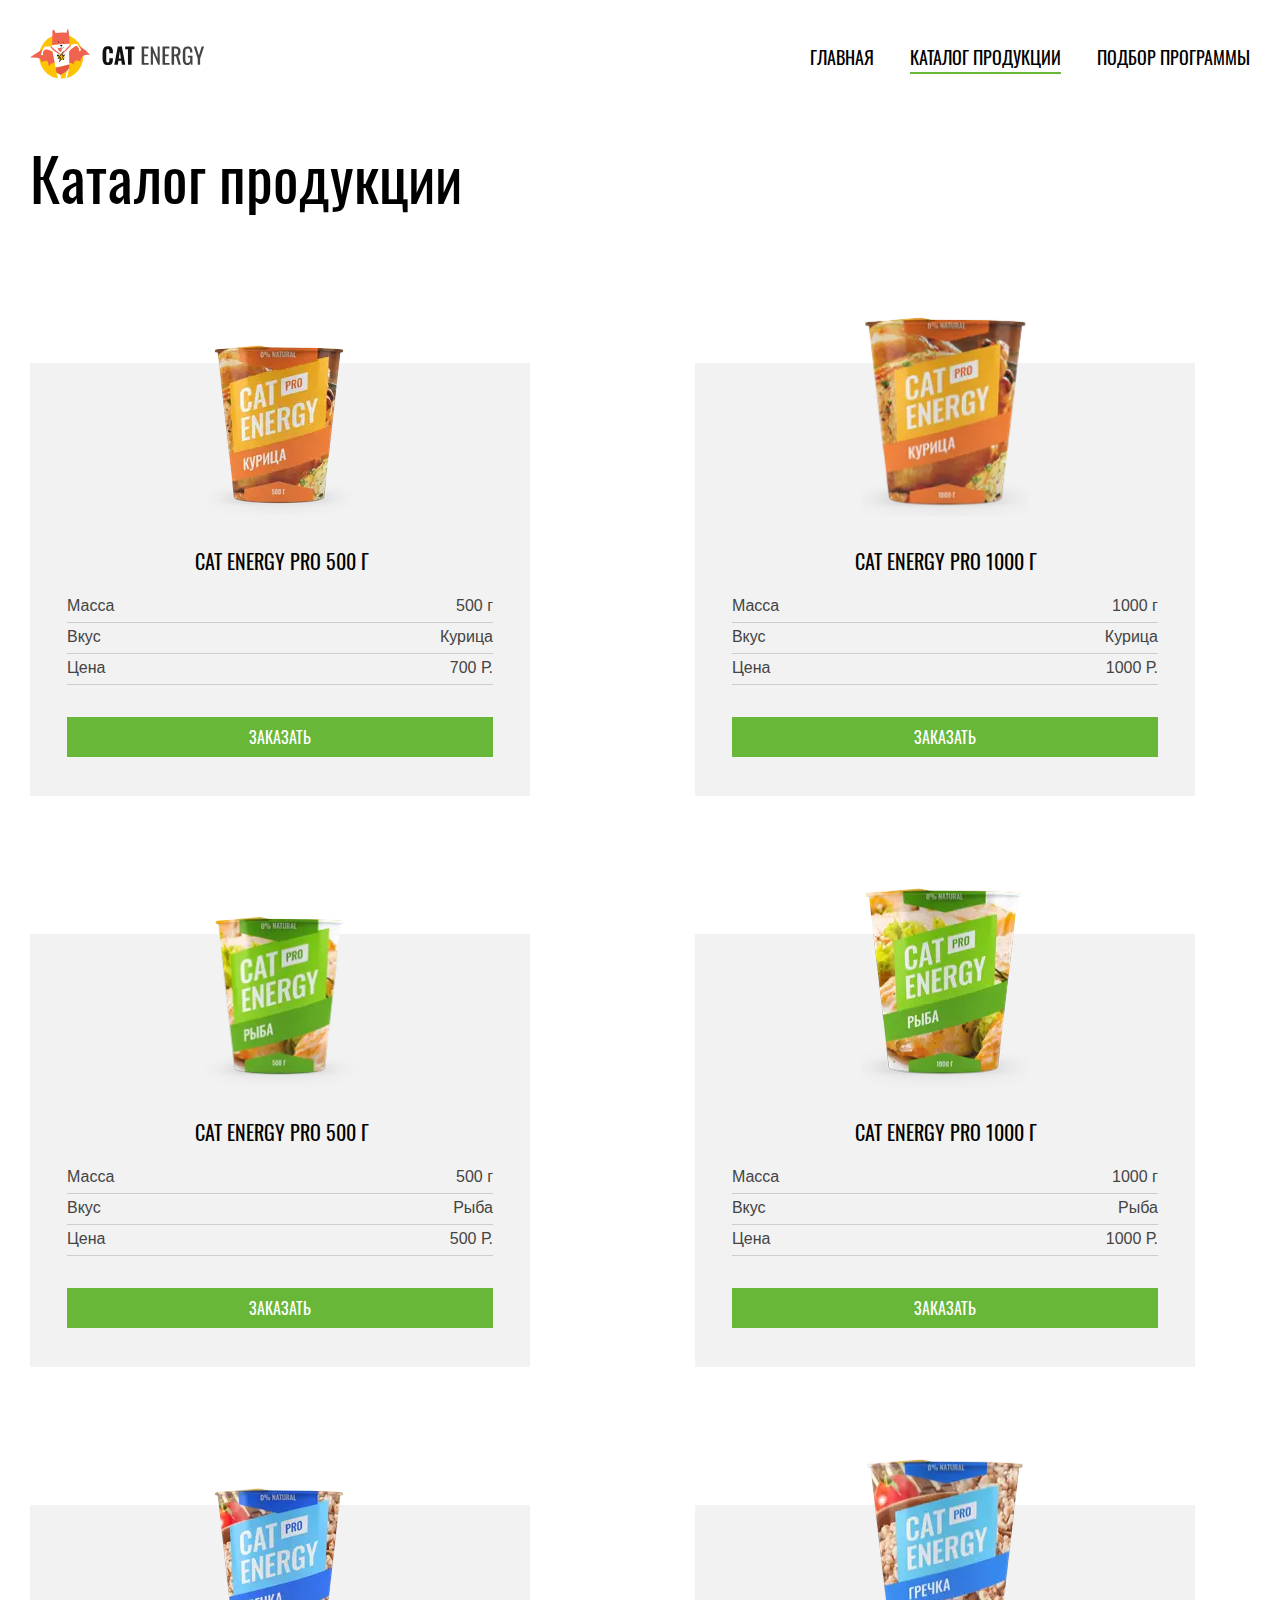
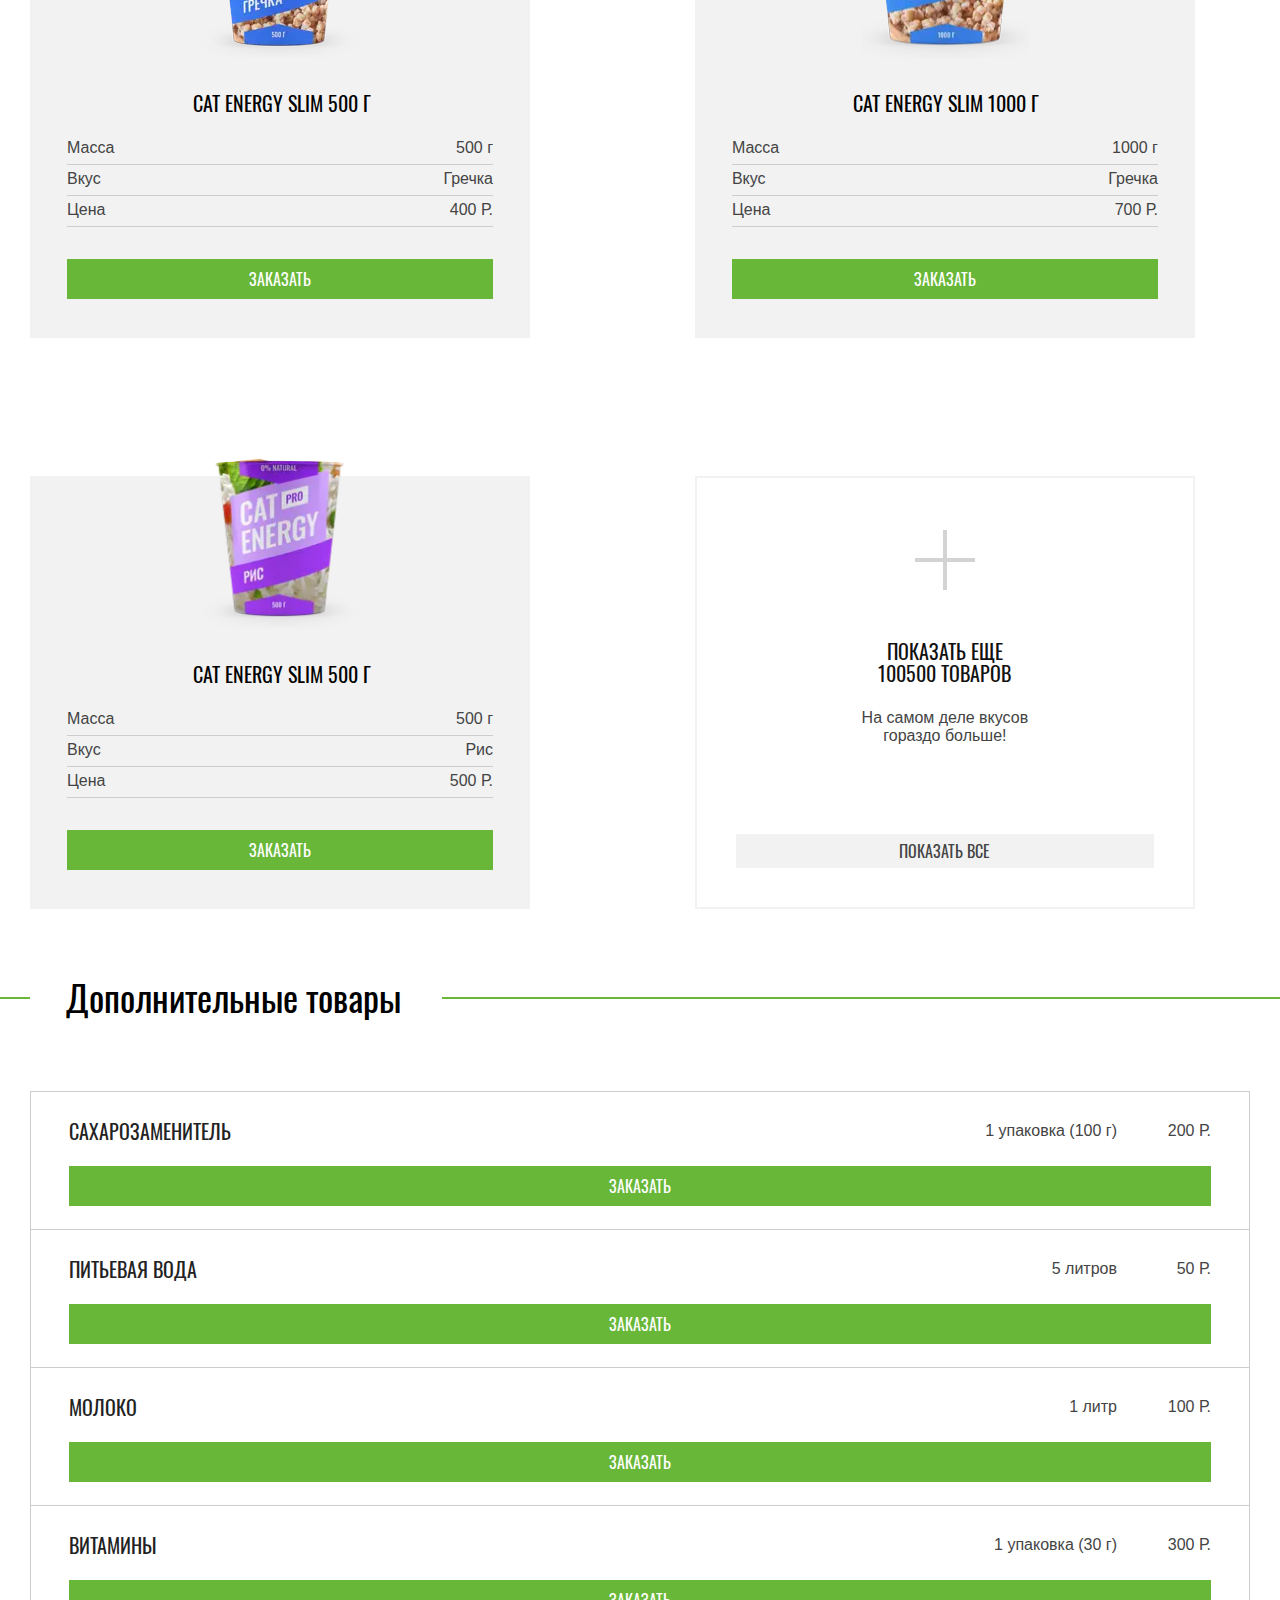
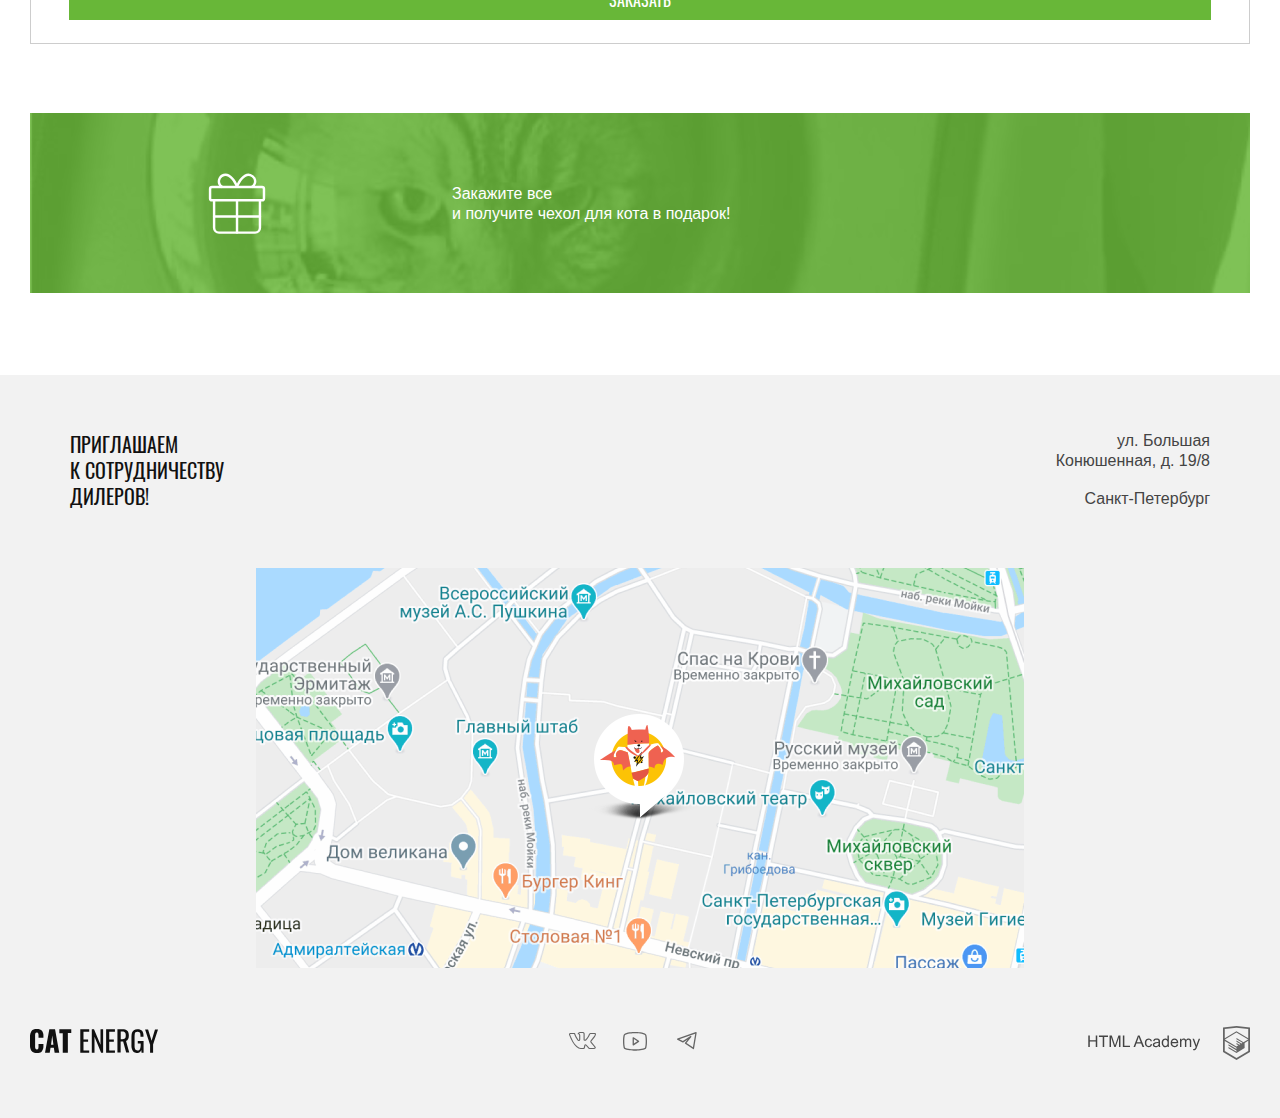
<file: catalog.html>
<!DOCTYPE html><html class="page" lang="ru"><head><meta charset="utf-8"><title>HTML Academy: Кэт энерджи</title><link rel="stylesheet" href="css/style.min.css"><meta name="viewport" content="width=device-width,initial-scale=1"><link rel="icon" href="favicon.ico"><link rel="icon" href="img/favicons/favicon.svg" type="image/svg+xml"><link rel="apple-touch-icon" href="img/favicons/apple.png"><link rel="preload" href="fonts/oswaldregular.woff2" type="font/woff2" as="font" crossorigin="anonymous"><link rel="preload" href="fonts/oswaldmedium.woff2" type="font/woff2" as="font" crossorigin="anonymous"></head><body class="page__body"><header class="main-header"><div class="main-header__wrapper main-header__wrapper--closed main-header__wrapper--nojs"><div class="main-header__inner"><a class="main-header__link-cat-logo" href="index.html"><picture><source media="(min-width: 768px)" srcset="img/logo/logo-cat.svg"><img class="main-header__logo-image" src="img/logo/logo-cat-image.svg" width="34" height="38" alt="Логотип «Кэт энерджи»."></picture></a><img class="main-header__logo-name" src="img/logo/logo-cat-name.svg" width="101" height="18" alt="Логотип «Кэт энерджи»."> <button class="main-header__toggle" type="button"><span class="visually-hidden">Открыть меню.</span></button></div><nav class="main-nav"><div class="main-nav__wrapper main-header__main-nav-wrapper"><ul class="main-nav__list"><li class="main-nav__item main-header__main-nav-item"><a class="main-nav__link" href="index.html">Главная</a></li><li class="main-nav__item main-header__main-nav-item main-nav__item--active"><a class="main-nav__link" href="catalog.html">Каталог продукции</a></li><li class="main-nav__item main-header__main-nav-item"><a class="main-nav__link" href="form.html">Подбор программы</a></li></ul></div></nav></div></header><main class="catalog"><header class="catalog__header"><h1 class="catalog__header-title">Каталог продукции</h1></header><section class="catalog__cards"><h2 class="visually-hidden">Основные товары.</h2><ul class="catalog__list"><li class="catalog__item catalog__item--odd card"><div class="card__wrapper"><a class="card__link-image" href="#"><picture><source type="image/webp" media="(min-width: 768px)" srcset="img/catalog-foot/chicken-small-tablet.webp, img/catalog-foot/chicken-small-tablet@2x.webp 2x"><source type="image/webp" srcset="img/catalog-foot/chicken-small-mobile.webp, img/catalog-foot/chicken-small-mobile@2x.webp 2x"><source media="(min-width: 768px)" srcset="img/catalog-foot/chicken-small-tablet.png, img/catalog-foot/chicken-small-tablet@2x.png 2x"><img class="card__image" loading="lazy" src="img/catalog-foot/chicken-small-mobile.jpg" srcset="img/catalog-foot/chicken-small-mobile@2x.jpg 2x" alt="Cat Energy Pro: chicken-small." width="140" height="112"></picture></a><div class="card__inner"><a class="card__link-title"><h3 class="card__title">Cat Energy Pro 500 г</h3></a><dl class="card__list"><div class="card__list-box"><dt class="card__name">Масса</dt><dd class="card__value">500 г</dd></div><div class="card__list-box"><dt class="card__name">Вкус</dt><dd class="card__value">Курица</dd></div><div class="card__list-box"><dt class="card__name">Цена</dt><dd class="card__value">700 Р.</dd></div></dl></div></div><a class="button card__link" href="#">Заказать</a></li><li class="catalog__item card"><div class="card__wrapper"><a class="card__link-image" href="#"><picture><source type="image/webp" media="(min-width: 768px)" srcset="img/catalog-foot/chicken-big-tablet.webp, img/catalog-foot/chicken-big-tablet@2x.webp 2x"><source type="image/webp" srcset="img/catalog-foot/chicken-big-mobile.webp, img/catalog-foot/chicken-big-mobile@2x.webp 2x"><source media="(min-width: 768px)" srcset="img/catalog-foot/chicken-big-tablet.png, img/catalog-foot/chicken-big-tablet@2x.png 2x"><img class="card__image-big" loading="lazy" src="img/catalog-foot/chicken-big-mobile.jpg" srcset="img/catalog-foot/chicken-big-mobile@2x.jpg 2x" alt="Cat Energy Pro: chicken-big." width="140" height="112"></picture></a><div class="card__inner"><a class="card__link-title"><h3 class="card__title">Cat Energy Pro 1000 г</h3></a><dl class="card__list"><div class="card__list-box"><dt class="card__name">Масса</dt><dd class="card__value">1000 г</dd></div><div class="card__list-box"><dt class="card__name">Вкус</dt><dd class="card__value">Курица</dd></div><div class="card__list-box"><dt class="card__name">Цена</dt><dd class="card__value">1000 Р.</dd></div></dl></div></div><a class="card__link button" href="#">Заказать</a></li><li class="catalog__item catalog__item--odd card"><div class="card__wrapper"><a class="card__link-image" href="#"><picture><source type="image/webp" media="(min-width: 768px)" srcset="img/catalog-foot/fish-small-tablet.webp, img/catalog-foot/fish-small-tablet@2x.webp 2x"><source type="image/webp" srcset="img/catalog-foot/fish-small-mobile.webp, img/catalog-foot/fish-small-mobile@2x.webp 2x"><source media="(min-width: 768px)" srcset="img/catalog-foot/fish-small-tablet.png, img/catalog-foot/fish-small-tablet@2x.png 2x"><img class="card__image" loading="lazy" src="img/catalog-foot/fish-small-mobile.jpg" srcset="img/catalog-foot/fish-small-mobile@2x.jpg 2x" alt="Cat Energy Pro: fish-small." width="140" height="112"></picture></a><div class="card__inner"><a class="card__link-title"><h3 class="card__title">Cat Energy Pro 500 г</h3></a><dl class="card__list"><div class="card__list-box"><dt class="card__name">Масса</dt><dd class="card__value">500 г</dd></div><div class="card__list-box"><dt class="card__name">Вкус</dt><dd class="card__value">Рыба</dd></div><div class="card__list-box"><dt class="card__name">Цена</dt><dd class="card__value">500 Р.</dd></div></dl></div></div><a class="button card__link" href="#">Заказать</a></li><li class="catalog__item card"><div class="card__wrapper"><a class="card__link-image" href="#"><picture><source type="image/webp" media="(min-width: 768px)" srcset="img/catalog-foot/fish-big-tablet.webp, img/catalog-foot/fish-big-tablet@2x.webp 2x"><source type="image/webp" srcset="img/catalog-foot/fish-big-mobile.webp, img/catalog-foot/fish-big-mobile@2x.webp 2x"><source media="(min-width: 768px)" srcset="img/catalog-foot/fish-big-tablet.png, img/catalog-foot/fish-big-tablet@2x.png 2x"><img class="card__image-big" loading="lazy" src="img/catalog-foot/fish-big-mobile.jpg" srcset="img/catalog-foot/fish-big-mobile@2x.jpg 2x" alt="Cat Energy Pro: fish-big." width="140" height="112"></picture></a><div class="card__inner"><a class="card__link-title"><h3 class="card__title">Cat Energy Pro 1000 г</h3></a><dl class="card__list"><div class="card__list-box"><dt class="card__name">Масса</dt><dd class="card__value">1000 г</dd></div><div class="card__list-box"><dt class="card__name">Вкус</dt><dd class="card__value">Рыба</dd></div><div class="card__list-box"><dt class="card__name">Цена</dt><dd class="card__value">1000 Р.</dd></div></dl></div></div><a class="button card__link" href="#">Заказать</a></li><li class="catalog__item card catalog__item--odd"><div class="card__wrapper"><a class="card__link-image" href="#"><picture><source type="image/webp" media="(min-width: 768px)" srcset="img/catalog-foot/buckwheat-small-tablet.webp, img/catalog-foot/buckwheat-small-tablet@2x.webp 2x"><source type="image/webp" srcset="img/catalog-foot/buckwheat-small-mobile.webp, img/catalog-foot/buckwheat-small-mobile@2x.webp 2x"><source media="(min-width: 768px)" srcset="img/catalog-foot/buckwheat-small-tablet.png, img/catalog-foot/buckwheat-small-tablet@2x.png 2x"><img class="card__image" loading="lazy" src="img/catalog-foot/buckwheat-small-mobile.jpg" srcset="img/catalog-foot/buckwheat-small-mobile@2x.jpg 2x" alt="Cat Energy Pro: buckwheat-small." width="140" height="112"></picture></a><div class="card__inner"><a class="card__link-title"><h3 class="card__title">Cat Energy Slim 500 г</h3></a><dl class="card__list"><div class="card__list-box"><dt class="card__name">Масса</dt><dd class="card__value">500 г</dd></div><div class="card__list-box"><dt class="card__name">Вкус</dt><dd class="card__value">Гречка</dd></div><div class="card__list-box"><dt class="card__name">Цена</dt><dd class="card__value">400 Р.</dd></div></dl></div></div><a class="button card__link" href="#">Заказать</a></li><li class="catalog__item card"><div class="card__wrapper"><a class="card__link-image" href="#"><picture><source type="image/webp" media="(min-width: 768px)" srcset="img/catalog-foot/buckwheat-big-tablet.webp, img/catalog-foot/buckwheat-big-tablet@2x.webp 2x"><source type="image/webp" srcset="img/catalog-foot/buckwheat-big-mobile.webp, img/catalog-foot/buckwheat-big-mobile@2x.webp 2x"><source media="(min-width: 768px)" srcset="img/catalog-foot/buckwheat-big-tablet.png, img/catalog-foot/buckwheat-big-tablet@2x.png 2x"><img class="card__image-big" loading="lazy" src="img/catalog-foot/buckwheat-big-mobile.jpg" srcset="img/catalog-foot/buckwheat-big-mobile@2x.jpg 2x" alt="Cat Energy Pro: buckwheat-big." width="140" height="112"></picture></a><div class="card__inner"><a class="card__link-title"><h3 class="card__title">Cat Energy Slim 1000 г</h3></a><dl class="card__list"><div class="card__list-box"><dt class="card__name">Масса</dt><dd class="card__value">1000 г</dd></div><div class="card__list-box"><dt class="card__name">Вкус</dt><dd class="card__value">Гречка</dd></div><div class="card__list-box"><dt class="card__name">Цена</dt><dd class="card__value">700 Р.</dd></div></dl></div></div><a class="button card__link" href="#">Заказать</a></li><li class="catalog__item catalog__item--odd card"><div class="card__wrapper"><a class="card__link-image" href="#"><picture><source type="image/webp" media="(min-width: 768px)" srcset="img/catalog-foot/rice-tablet.webp, img/catalog-foot/rice-tablet@2x.webp 2x"><source type="image/webp" srcset="img/catalog-foot/rice-mobile.webp, img/catalog-foot/rice-mobile@2x.webp 2x"><source media="(min-width: 768px)" srcset="img/catalog-foot/rice-tablet.png, img/catalog-foot/rice-tablet@2x.png 2x"><img class="card__image" loading="lazy" src="img/catalog-foot/rice-mobile.jpg" srcset="img/catalog-foot/rice-mobile@2x.jpg 2x" alt="Cat Energy Pro: rice." width="140" height="112"></picture></a><div class="card__inner"><a class="card__link-title"><h3 class="card__title">Cat Energy Slim 500 г</h3></a><dl class="card__list"><div class="card__list-box"><dt class="card__name">Масса</dt><dd class="card__value">500 г</dd></div><div class="card__list-box"><dt class="card__name">Вкус</dt><dd class="card__value">Рис</dd></div><div class="card__list-box"><dt class="card__name">Цена</dt><dd class="card__value">500 Р.</dd></div></dl></div></div><a class="button card__link" href="#">Заказать</a></li><li class="catalog__item-foot card-foot"><h3 class="card-foot__subtitle">Показать еще 100500 товаров</h3><p class="card-foot__text">На самом деле вкусов гораздо больше!</p><button class="button card-foot__button" type="button">показать все</button></li></ul></section><section class="additional-products"><div class="additional-products__wrapper"><h2 class="additional-products__title">Дополнительные товары</h2><div class="additional-products__inner"><ul class="additional-products__list"><li class="additional-products__item additional-product"><div class="additional-product__box"><h3 class="additional-product__title">Сахарозаменитель</h3><dl class="additional-product__characteristics"><dt class="additional-product__text">1 упаковка (100 г)</dt><dd class="additional-product__price">200 Р.</dd></dl></div><a class="button additional-product__link" href="#">Заказать</a></li><li class="additional-products__item additional-product"><div class="additional-product__box"><h3 class="additional-product__title">Питьевая вода</h3><dl class="additional-product__characteristics"><dt class="additional-product__text">5 литров</dt><dd class="additional-product__price">50 Р.</dd></dl></div><a class="button additional-product__link" href="#">Заказать</a></li><li class="additional-products__item additional-product"><div class="additional-product__box"><h3 class="additional-product__title">Молоко</h3><dl class="additional-product__characteristics"><dt class="additional-product__text">1 литр</dt><dd class="additional-product__price">100 Р.</dd></dl></div><a class="button additional-product__link" href="#">Заказать</a></li><li class="additional-products__item additional-product"><div class="additional-product__box"><h3 class="additional-product__title">Витамины</h3><dl class="additional-product__characteristics"><dt class="additional-product__text">1 упаковка (30 г)</dt><dd class="additional-product__price">300 Р.</dd></dl></div><a class="button additional-product__link" href="#">Заказать</a></li></ul><aside class="catalog-promo"><div class="catalog-promo__wrapper"><p class="catalog-promo__text">Закажите все<br>и получите чехол для кота в подарок!</p></div></aside></div></div></section></main><footer class="main-footer"><div class="main-footer__container"><div class="main-footer__contacts contacts"><h2 class="contacts__title">приглашаем<br>к сотрудничеству дилеров!</h2><div class="contacts__box"><p class="contacts__text">ул. Большая Конюшенная, д. 19/8</p><p class="contacts__text-city">Санкт-Петербург</p></div></div></div><div class="main-footer__map"><iframe class="map" src="https://www.google.com/maps/embed?pb=!1m18!1m12!1m3!1d1998.5955276655668!2d30.320139884215894!3d59.938853527595455!2m3!1f0!2f0!3f0!3m2!1i1024!2i768!4f13.1!3m3!1m2!1s0x4696310fca145cc1%3A0x42b32648d8238007!2z0JHQvtC70YzRiNCw0Y8g0JrQvtC90Y7RiNC10L3QvdCw0Y8g0YPQuy4sIDE5LzgsINCh0LDQvdC60YIt0J_QtdGC0LXRgNCx0YPRgNCzLCAxOTExODY!5e0!3m2!1sru!2sru!4v1660479684901!5m2!1sru!2sru" allowfullscreen="" loading="lazy" referrerpolicy="no-referrer-when-downgrade"></iframe></div><div class="main-footer__wrapper background-color-concrete"><a class="main-footer__link-logo-cat" href="index.html"><svg width="128" height="24" viewBox="0 0 128 24" fill="none" xmlns="http://www.w3.org/2000/svg"><g clip-path="url(#clip0_2403_914)"><path d="M1.60253 22.0513C0.468358 20.3682 -0.0946573 18.3503 3.016e-05 16.3077V7.79487C-0.137317 5.73031 0.390444 3.67661 1.50238 1.94872C2.6041 0.615385 4.30676 0 6.81067 0C9.31458 0 10.9171 0.615385 11.9187 1.74359C13.006 3.17255 13.5409 4.96181 13.421 6.76923V8.82051H8.51333V6.46154C8.55297 5.76385 8.45065 5.06533 8.21286 4.41026C8.08576 4.14583 7.88431 3.9264 7.63443 3.78018C7.38455 3.63395 7.09766 3.56763 6.81067 3.58974C6.10958 3.58974 5.60879 3.79487 5.40848 4.30769C5.18191 5.03643 5.08025 5.79984 5.10801 6.5641V17.5385C5.05512 18.2799 5.19327 19.0227 5.50864 19.6923C5.70895 20.2051 6.20973 20.4103 6.91083 20.4103C7.61192 20.4103 8.01255 20.2051 8.21286 19.6923C8.44058 18.9992 8.54242 18.2692 8.51333 17.5385V15.0769H13.421V17.1282C13.5229 18.9651 12.9911 20.7803 11.9187 22.2564C10.9171 23.4872 9.21443 24.1026 6.81067 24.1026C4.40692 24 2.6041 23.3846 1.60253 22.0513Z" fill="#111111"/><path d="M19.3302 0.307617H25.0391L29.2457 23.6922H24.6385L23.8373 18.7692H20.5321L19.7309 23.6922H15.0235L19.3302 0.307617ZM23.4366 15.6922L22.2348 6.56403L21.0329 15.6922H23.4366Z" fill="#111111"/><path d="M32.7511 4.20505H29.3458V0.307617H41.2645V4.10249H37.8591V23.6922H32.7511V4.20505Z" fill="#111111"/><path d="M50.3787 0.307617H59.1925V2.76916H53.4836V10.4615H58.0908V12.8204H53.4836V21.4358H59.1925V23.7948H50.2786V0.307617H50.3787Z" fill="#111111"/><path d="M61.7966 0.307617H64L70.5102 15.7948V0.307617H73.1143V23.6922H71.1111L64.5008 7.69223V23.6922H61.7966V0.307617Z" fill="#111111"/><path d="M76.119 0.307617H84.9327V2.76916H79.2238V10.4615H83.831V12.8204H79.2238V21.4358H84.9327V23.7948H76.119V0.307617Z" fill="#111111"/><path d="M87.5368 0.3076H92.144C93.9564 0.179397 95.7575 0.685711 97.252 1.7435C98.3537 2.66657 98.8545 4.3076 98.8545 6.46145C98.8545 9.4358 97.9531 11.282 96.0501 11.8973L99.2551 23.5897H96.1503L93.1456 12.6153H90.6416V23.5897H87.4366V0.3076H87.5368ZM91.9437 10.3589C92.9762 10.446 94.0054 10.1553 94.8482 9.53837C95.4492 9.02555 95.7496 7.99991 95.7496 6.46145C95.7774 5.69719 95.6757 4.93378 95.4492 4.20504C95.2237 3.68211 94.8366 3.24964 94.3474 2.97427C93.6576 2.65236 92.9003 2.51137 92.144 2.56401H90.7418V10.2563H91.9437V10.3589Z" fill="#111111"/><path d="M102.861 21.9489C101.82 20.1556 101.331 18.0824 101.458 16.0002V8.20531C101.434 6.719 101.602 5.23592 101.959 3.79506C102.294 2.71836 102.962 1.78243 103.862 1.12839C104.981 0.450519 106.271 0.129161 107.568 0.205314C109.671 0.205314 111.174 0.718135 112.075 1.84634C113.112 3.33607 113.608 5.15002 113.477 6.97455V7.79506H110.473V7.07711C110.477 6.21813 110.41 5.36032 110.272 4.51301C110.188 3.97756 109.9 3.49816 109.471 3.17967C108.908 2.80128 108.24 2.62124 107.568 2.66685C106.85 2.61973 106.139 2.83809 105.565 3.28224C105.329 3.48554 105.137 3.73594 104.999 4.01811C104.861 4.30029 104.781 4.60829 104.764 4.92326C104.632 5.84017 104.565 6.76567 104.563 7.69249V16.4104C104.49 17.7386 104.694 19.0676 105.164 20.3079C105.565 21.1284 106.366 21.4361 107.568 21.4361C108.043 21.4966 108.524 21.4121 108.952 21.1931C109.379 20.9741 109.734 20.6304 109.972 20.2053C110.501 18.9083 110.741 17.5067 110.673 16.1027V14.4617H107.768V12.1028H113.577V23.6925H111.574L111.274 21.0258C111.011 21.9195 110.464 22.6977 109.72 23.2366C108.976 23.7756 108.078 24.0443 107.167 24.0002C106.34 24.05 105.513 23.8887 104.761 23.5307C104.01 23.1727 103.357 22.6291 102.861 21.9489Z" fill="#111111"/><path d="M119.988 15.4871L115.08 0.410156H118.085L121.59 11.6922L124.995 0.410156H128L123.092 15.4871V23.6922H120.088V15.4871H119.988Z" fill="#111111"/></g><defs><clipPath id="clip0_2403_914"><rect width="128" height="24" fill="white"/></clipPath></defs></svg></a><ul class="main-footer__social social"><li class="social__item"><a class="social__link social__link--vkontakte" href="https://vk.com/htmlacademy"><svg class="social__link-icon" width="27" height="17" viewBox="0 0 27 17" xmlns="http://www.w3.org/2000/svg"><use href="./img/sprite.svg#vkontakte"></use></svg> <span class="visually-hidden">Вконтакте</span></a></li><li class="social__item"><a class="social__link social__link--youtube" href="https://www.youtube.com/user/htmlacademyru"><svg class="social__link-icon" width="24" height="19" viewBox="0 0 24 19" xmlns="http://www.w3.org/2000/svg"><use href="./img/sprite.svg#youtube"></use></svg> <span class="visually-hidden">Ютуб</span></a></li><li class="social__item"><a class="social__link social__link--telegram" href="https://t.me/htmlacademy"><svg class="social__link-icon" width="20" height="18" viewBox="0 0 20 18" xmlns="http://www.w3.org/2000/svg"><use href="./img/sprite.svg#telegram"></use></svg> <span class="visually-hidden">Телеграм</span></a></li></ul><a class="main-footer__link-logo-html" href="https://htmlacademy.ru/intensive/adaptive"><svg class="main-footer__html-logo" width="113" height="16" viewBox="0 0 113 16" xmlns="http://www.w3.org/2000/svg"><path d="M0.28125 12V0.546875H1.79688V5.25H7.75V0.546875H9.26562V12H7.75V6.60156H1.79688V12H0.28125ZM14.7109 12V1.89844H10.9375V0.546875H20.0156V1.89844H16.2266V12H14.7109ZM21.5312 12V0.546875H23.8125L26.5234 8.65625C26.7734 9.41146 26.9557 9.97656 27.0703 10.3516C27.2005 9.9349 27.4036 9.32292 27.6797 8.51562L30.4219 0.546875H32.4609V12H31V2.41406L27.6719 12H26.3047L22.9922 2.25V12H21.5312ZM34.8438 12V0.546875H36.3594V10.6484H42V12H34.8438ZM45.5234 12L49.9219 0.546875H51.5547L56.2422 12H54.5156L53.1797 8.53125H48.3906L47.1328 12H45.5234ZM48.8281 7.29688H52.7109L51.5156 4.125C51.151 3.16146 50.8802 2.36979 50.7031 1.75C50.5573 2.48438 50.3516 3.21354 50.0859 3.9375L48.8281 7.29688ZM62.6875 8.96094L64.0703 9.14062C63.9193 10.0938 63.5312 10.8411 62.9062 11.3828C62.2865 11.9193 61.5234 12.1875 60.6172 12.1875C59.4818 12.1875 58.5677 11.8177 57.875 11.0781C57.1875 10.3333 56.8438 9.26823 56.8438 7.88281C56.8438 6.98698 56.9922 6.20312 57.2891 5.53125C57.5859 4.85938 58.0365 4.35677 58.6406 4.02344C59.25 3.6849 59.9115 3.51562 60.625 3.51562C61.526 3.51562 62.263 3.74479 62.8359 4.20312C63.4089 4.65625 63.776 5.30208 63.9375 6.14062L62.5703 6.35156C62.4401 5.79427 62.2083 5.375 61.875 5.09375C61.5469 4.8125 61.1484 4.67188 60.6797 4.67188C59.9714 4.67188 59.3958 4.92708 58.9531 5.4375C58.5104 5.94271 58.2891 6.74479 58.2891 7.84375C58.2891 8.95833 58.5026 9.76823 58.9297 10.2734C59.3568 10.7786 59.9141 11.0312 60.6016 11.0312C61.1536 11.0312 61.6146 10.862 61.9844 10.5234C62.3542 10.1849 62.5885 9.66406 62.6875 8.96094ZM70.6875 10.9766C70.1667 11.4193 69.6641 11.7318 69.1797 11.9141C68.7005 12.0964 68.1849 12.1875 67.6328 12.1875C66.7214 12.1875 66.0208 11.9661 65.5312 11.5234C65.0417 11.0755 64.7969 10.5052 64.7969 9.8125C64.7969 9.40625 64.888 9.03646 65.0703 8.70312C65.2578 8.36458 65.5 8.09375 65.7969 7.89062C66.099 7.6875 66.4375 7.53385 66.8125 7.42969C67.0885 7.35677 67.5052 7.28646 68.0625 7.21875C69.1979 7.08333 70.0339 6.92188 70.5703 6.73438C70.5755 6.54167 70.5781 6.41927 70.5781 6.36719C70.5781 5.79427 70.4453 5.39062 70.1797 5.15625C69.8203 4.83854 69.2865 4.67969 68.5781 4.67969C67.9167 4.67969 67.4271 4.79688 67.1094 5.03125C66.7969 5.26042 66.5651 5.66927 66.4141 6.25781L65.0391 6.07031C65.1641 5.48177 65.3698 5.00781 65.6562 4.64844C65.9427 4.28385 66.3568 4.00521 66.8984 3.8125C67.4401 3.61458 68.0677 3.51562 68.7812 3.51562C69.4896 3.51562 70.0651 3.59896 70.5078 3.76562C70.9505 3.93229 71.276 4.14323 71.4844 4.39844C71.6927 4.64844 71.8385 4.96615 71.9219 5.35156C71.9688 5.59115 71.9922 6.02344 71.9922 6.64844V8.52344C71.9922 9.83073 72.0208 10.6589 72.0781 11.0078C72.1406 11.3516 72.2604 11.6823 72.4375 12H70.9688C70.8229 11.7083 70.7292 11.3672 70.6875 10.9766ZM70.5703 7.83594C70.0599 8.04427 69.2943 8.22135 68.2734 8.36719C67.6953 8.45052 67.2865 8.54427 67.0469 8.64844C66.8073 8.7526 66.6224 8.90625 66.4922 9.10938C66.362 9.30729 66.2969 9.52865 66.2969 9.77344C66.2969 10.1484 66.4375 10.4609 66.7188 10.7109C67.0052 10.9609 67.4219 11.0859 67.9688 11.0859C68.5104 11.0859 68.9922 10.9688 69.4141 10.7344C69.8359 10.4948 70.1458 10.1693 70.3438 9.75781C70.4948 9.4401 70.5703 8.97135 70.5703 8.35156V7.83594ZM79.5625 12V10.9531C79.0365 11.776 78.263 12.1875 77.2422 12.1875C76.5807 12.1875 75.9714 12.0052 75.4141 11.6406C74.862 11.276 74.4323 10.7682 74.125 10.1172C73.8229 9.46094 73.6719 8.70833 73.6719 7.85938C73.6719 7.03125 73.8099 6.28125 74.0859 5.60938C74.362 4.93229 74.776 4.41406 75.3281 4.05469C75.8802 3.69531 76.4974 3.51562 77.1797 3.51562C77.6797 3.51562 78.125 3.6224 78.5156 3.83594C78.9062 4.04427 79.224 4.31771 79.4688 4.65625V0.546875H80.8672V12H79.5625ZM75.1172 7.85938C75.1172 8.92188 75.3411 9.71615 75.7891 10.2422C76.237 10.7682 76.7656 11.0312 77.375 11.0312C77.9896 11.0312 78.5104 10.7812 78.9375 10.2812C79.3698 9.77604 79.5859 9.00781 79.5859 7.97656C79.5859 6.84115 79.3672 6.00781 78.9297 5.47656C78.4922 4.94531 77.9531 4.67969 77.3125 4.67969C76.6875 4.67969 76.1641 4.9349 75.7422 5.44531C75.3255 5.95573 75.1172 6.76042 75.1172 7.85938ZM88.7656 9.32812L90.2188 9.50781C89.9896 10.3568 89.5651 11.0156 88.9453 11.4844C88.3255 11.9531 87.5339 12.1875 86.5703 12.1875C85.3568 12.1875 84.3932 11.8151 83.6797 11.0703C82.9714 10.3203 82.6172 9.27083 82.6172 7.92188C82.6172 6.52604 82.9766 5.44271 83.6953 4.67188C84.4141 3.90104 85.3464 3.51562 86.4922 3.51562C87.6016 3.51562 88.5078 3.89323 89.2109 4.64844C89.9141 5.40365 90.2656 6.46615 90.2656 7.83594C90.2656 7.91927 90.263 8.04427 90.2578 8.21094H84.0703C84.1224 9.1224 84.3802 9.82031 84.8438 10.3047C85.3073 10.7891 85.8854 11.0312 86.5781 11.0312C87.0938 11.0312 87.5339 10.8958 87.8984 10.625C88.263 10.3542 88.5521 9.92188 88.7656 9.32812ZM84.1484 7.05469H88.7812C88.7188 6.35677 88.5417 5.83333 88.25 5.48438C87.8021 4.94271 87.2214 4.67188 86.5078 4.67188C85.862 4.67188 85.3177 4.88802 84.875 5.32031C84.4375 5.7526 84.1953 6.33073 84.1484 7.05469ZM91.9922 12V3.70312H93.25V4.86719C93.5104 4.46094 93.8568 4.13542 94.2891 3.89062C94.7214 3.64062 95.2135 3.51562 95.7656 3.51562C96.3802 3.51562 96.8828 3.64323 97.2734 3.89844C97.6693 4.15365 97.9479 4.51042 98.1094 4.96875C98.7656 4 99.6198 3.51562 100.672 3.51562C101.495 3.51562 102.128 3.74479 102.57 4.20312C103.013 4.65625 103.234 5.35677 103.234 6.30469V12H101.836V6.77344C101.836 6.21094 101.789 5.80729 101.695 5.5625C101.607 5.3125 101.443 5.11198 101.203 4.96094C100.964 4.8099 100.682 4.73438 100.359 4.73438C99.776 4.73438 99.2917 4.92969 98.9062 5.32031C98.5208 5.70573 98.3281 6.32552 98.3281 7.17969V12H96.9219V6.60938C96.9219 5.98438 96.8073 5.51562 96.5781 5.20312C96.349 4.89062 95.974 4.73438 95.4531 4.73438C95.0573 4.73438 94.6901 4.83854 94.3516 5.04688C94.0182 5.25521 93.776 5.5599 93.625 5.96094C93.474 6.36198 93.3984 6.9401 93.3984 7.69531V12H91.9922ZM105.258 15.1953L105.102 13.875C105.409 13.9583 105.677 14 105.906 14C106.219 14 106.469 13.9479 106.656 13.8438C106.844 13.7396 106.997 13.5938 107.117 13.4062C107.206 13.2656 107.349 12.9167 107.547 12.3594C107.573 12.2812 107.615 12.1667 107.672 12.0156L104.523 3.70312H106.039L107.766 8.50781C107.99 9.11719 108.19 9.75781 108.367 10.4297C108.529 9.78385 108.721 9.15365 108.945 8.53906L110.719 3.70312H112.125L108.969 12.1406C108.63 13.0521 108.367 13.6797 108.18 14.0234C107.93 14.487 107.643 14.8255 107.32 15.0391C106.997 15.2578 106.612 15.3672 106.164 15.3672C105.893 15.3672 105.591 15.3099 105.258 15.1953Z"/></svg> <svg class="main-footer__html-logo-image" width="27" height="34" viewBox="0 0 27 34" fill="none" xmlns="http://www.w3.org/2000/svg"><path d="M13.6426 0.0157537L13.5 0L0 1.40733V26.0129L13.5 34L27 26.0129V1.40733L13.6426 0.0157537ZM25.2344 25.0151L13.5 31.9573L1.76561 25.0151V14.9293L13.4507 21.8451L13.4701 23.0984L5.45351 18.3548L5.44295 19.5801L13.4894 24.3885L13.5088 25.675L5.46408 20.9174L5.45351 22.1427L13.5 26.9511L21.6239 22.1182V20.8929V16.909L25.2432 14.7595L25.2344 25.0151ZM25.2344 13.4519L22.0147 15.3319L20.5325 16.2071L13.4666 12.0201L13.456 13.2454L19.4957 16.818L19.4429 16.8495L19.3126 16.9247L18.4536 17.4166L13.4666 14.4689L13.456 15.6942L17.3921 18.0222L16.4591 18.6314L16.438 18.6436L13.4666 16.902L13.456 18.1273L15.4029 19.2615L13.4155 20.4483L1.7973 13.5762L13.4349 6.61831L25.2344 13.4519ZM25.2344 12.2266L13.4401 5.31075L1.76561 12.2196V2.9897L13.5 1.76442L25.2344 2.9897V12.2266Z"/></svg> <svg class="main-footer__html-academy" width="163" height="34" viewBox="0 0 163 34" fill="none" xmlns="http://www.w3.org/2000/svg"><path d="M1.28125 21V9.54688H2.79688V14.25H8.75V9.54688H10.2656V21H8.75V15.6016H2.79688V21H1.28125ZM15.7109 21V10.8984H11.9375V9.54688H21.0156V10.8984H17.2266V21H15.7109ZM22.5312 21V9.54688H24.8125L27.5234 17.6562C27.7734 18.4115 27.9557 18.9766 28.0703 19.3516C28.2005 18.9349 28.4036 18.3229 28.6797 17.5156L31.4219 9.54688H33.4609V21H32V11.4141L28.6719 21H27.3047L23.9922 11.25V21H22.5312ZM35.8438 21V9.54688H37.3594V19.6484H43V21H35.8438ZM46.5234 21L50.9219 9.54688H52.5547L57.2422 21H55.5156L54.1797 17.5312H49.3906L48.1328 21H46.5234ZM49.8281 16.2969H53.7109L52.5156 13.125C52.151 12.1615 51.8802 11.3698 51.7031 10.75C51.5573 11.4844 51.3516 12.2135 51.0859 12.9375L49.8281 16.2969ZM63.6875 17.9609L65.0703 18.1406C64.9193 19.0938 64.5312 19.8411 63.9062 20.3828C63.2865 20.9193 62.5234 21.1875 61.6172 21.1875C60.4818 21.1875 59.5677 20.8177 58.875 20.0781C58.1875 19.3333 57.8438 18.2682 57.8438 16.8828C57.8438 15.987 57.9922 15.2031 58.2891 14.5312C58.5859 13.8594 59.0365 13.3568 59.6406 13.0234C60.25 12.6849 60.9115 12.5156 61.625 12.5156C62.526 12.5156 63.263 12.7448 63.8359 13.2031C64.4089 13.6562 64.776 14.3021 64.9375 15.1406L63.5703 15.3516C63.4401 14.7943 63.2083 14.375 62.875 14.0938C62.5469 13.8125 62.1484 13.6719 61.6797 13.6719C60.9714 13.6719 60.3958 13.9271 59.9531 14.4375C59.5104 14.9427 59.2891 15.7448 59.2891 16.8438C59.2891 17.9583 59.5026 18.7682 59.9297 19.2734C60.3568 19.7786 60.9141 20.0312 61.6016 20.0312C62.1536 20.0312 62.6146 19.862 62.9844 19.5234C63.3542 19.1849 63.5885 18.6641 63.6875 17.9609ZM71.6875 19.9766C71.1667 20.4193 70.6641 20.7318 70.1797 20.9141C69.7005 21.0964 69.1849 21.1875 68.6328 21.1875C67.7214 21.1875 67.0208 20.9661 66.5312 20.5234C66.0417 20.0755 65.7969 19.5052 65.7969 18.8125C65.7969 18.4062 65.888 18.0365 66.0703 17.7031C66.2578 17.3646 66.5 17.0938 66.7969 16.8906C67.099 16.6875 67.4375 16.5339 67.8125 16.4297C68.0885 16.3568 68.5052 16.2865 69.0625 16.2188C70.1979 16.0833 71.0339 15.9219 71.5703 15.7344C71.5755 15.5417 71.5781 15.4193 71.5781 15.3672C71.5781 14.7943 71.4453 14.3906 71.1797 14.1562C70.8203 13.8385 70.2865 13.6797 69.5781 13.6797C68.9167 13.6797 68.4271 13.7969 68.1094 14.0312C67.7969 14.2604 67.5651 14.6693 67.4141 15.2578L66.0391 15.0703C66.1641 14.4818 66.3698 14.0078 66.6562 13.6484C66.9427 13.2839 67.3568 13.0052 67.8984 12.8125C68.4401 12.6146 69.0677 12.5156 69.7812 12.5156C70.4896 12.5156 71.0651 12.599 71.5078 12.7656C71.9505 12.9323 72.276 13.1432 72.4844 13.3984C72.6927 13.6484 72.8385 13.9661 72.9219 14.3516C72.9688 14.5911 72.9922 15.0234 72.9922 15.6484V17.5234C72.9922 18.8307 73.0208 19.6589 73.0781 20.0078C73.1406 20.3516 73.2604 20.6823 73.4375 21H71.9688C71.8229 20.7083 71.7292 20.3672 71.6875 19.9766ZM71.5703 16.8359C71.0599 17.0443 70.2943 17.2214 69.2734 17.3672C68.6953 17.4505 68.2865 17.5443 68.0469 17.6484C67.8073 17.7526 67.6224 17.9062 67.4922 18.1094C67.362 18.3073 67.2969 18.5286 67.2969 18.7734C67.2969 19.1484 67.4375 19.4609 67.7188 19.7109C68.0052 19.9609 68.4219 20.0859 68.9688 20.0859C69.5104 20.0859 69.9922 19.9688 70.4141 19.7344C70.8359 19.4948 71.1458 19.1693 71.3438 18.7578C71.4948 18.4401 71.5703 17.9714 71.5703 17.3516V16.8359ZM80.5625 21V19.9531C80.0365 20.776 79.263 21.1875 78.2422 21.1875C77.5807 21.1875 76.9714 21.0052 76.4141 20.6406C75.862 20.276 75.4323 19.7682 75.125 19.1172C74.8229 18.4609 74.6719 17.7083 74.6719 16.8594C74.6719 16.0312 74.8099 15.2812 75.0859 14.6094C75.362 13.9323 75.776 13.4141 76.3281 13.0547C76.8802 12.6953 77.4974 12.5156 78.1797 12.5156C78.6797 12.5156 79.125 12.6224 79.5156 12.8359C79.9062 13.0443 80.224 13.3177 80.4688 13.6562V9.54688H81.8672V21H80.5625ZM76.1172 16.8594C76.1172 17.9219 76.3411 18.7161 76.7891 19.2422C77.237 19.7682 77.7656 20.0312 78.375 20.0312C78.9896 20.0312 79.5104 19.7812 79.9375 19.2812C80.3698 18.776 80.5859 18.0078 80.5859 16.9766C80.5859 15.8411 80.3672 15.0078 79.9297 14.4766C79.4922 13.9453 78.9531 13.6797 78.3125 13.6797C77.6875 13.6797 77.1641 13.9349 76.7422 14.4453C76.3255 14.9557 76.1172 15.7604 76.1172 16.8594ZM89.7656 18.3281L91.2188 18.5078C90.9896 19.3568 90.5651 20.0156 89.9453 20.4844C89.3255 20.9531 88.5339 21.1875 87.5703 21.1875C86.3568 21.1875 85.3932 20.8151 84.6797 20.0703C83.9714 19.3203 83.6172 18.2708 83.6172 16.9219C83.6172 15.526 83.9766 14.4427 84.6953 13.6719C85.4141 12.901 86.3464 12.5156 87.4922 12.5156C88.6016 12.5156 89.5078 12.8932 90.2109 13.6484C90.9141 14.4036 91.2656 15.4661 91.2656 16.8359C91.2656 16.9193 91.263 17.0443 91.2578 17.2109H85.0703C85.1224 18.1224 85.3802 18.8203 85.8438 19.3047C86.3073 19.7891 86.8854 20.0312 87.5781 20.0312C88.0938 20.0312 88.5339 19.8958 88.8984 19.625C89.263 19.3542 89.5521 18.9219 89.7656 18.3281ZM85.1484 16.0547H89.7812C89.7188 15.3568 89.5417 14.8333 89.25 14.4844C88.8021 13.9427 88.2214 13.6719 87.5078 13.6719C86.862 13.6719 86.3177 13.888 85.875 14.3203C85.4375 14.7526 85.1953 15.3307 85.1484 16.0547ZM92.9922 21V12.7031H94.25V13.8672C94.5104 13.4609 94.8568 13.1354 95.2891 12.8906C95.7214 12.6406 96.2135 12.5156 96.7656 12.5156C97.3802 12.5156 97.8828 12.6432 98.2734 12.8984C98.6693 13.1536 98.9479 13.5104 99.1094 13.9688C99.7656 13 100.62 12.5156 101.672 12.5156C102.495 12.5156 103.128 12.7448 103.57 13.2031C104.013 13.6562 104.234 14.3568 104.234 15.3047V21H102.836V15.7734C102.836 15.2109 102.789 14.8073 102.695 14.5625C102.607 14.3125 102.443 14.112 102.203 13.9609C101.964 13.8099 101.682 13.7344 101.359 13.7344C100.776 13.7344 100.292 13.9297 99.9062 14.3203C99.5208 14.7057 99.3281 15.3255 99.3281 16.1797V21H97.9219V15.6094C97.9219 14.9844 97.8073 14.5156 97.5781 14.2031C97.349 13.8906 96.974 13.7344 96.4531 13.7344C96.0573 13.7344 95.6901 13.8385 95.3516 14.0469C95.0182 14.2552 94.776 14.5599 94.625 14.9609C94.474 15.362 94.3984 15.9401 94.3984 16.6953V21H92.9922ZM106.258 24.1953L106.102 22.875C106.409 22.9583 106.677 23 106.906 23C107.219 23 107.469 22.9479 107.656 22.8438C107.844 22.7396 107.997 22.5938 108.117 22.4062C108.206 22.2656 108.349 21.9167 108.547 21.3594C108.573 21.2812 108.615 21.1667 108.672 21.0156L105.523 12.7031H107.039L108.766 17.5078C108.99 18.1172 109.19 18.7578 109.367 19.4297C109.529 18.7839 109.721 18.1536 109.945 17.5391L111.719 12.7031H113.125L109.969 21.1406C109.63 22.0521 109.367 22.6797 109.18 23.0234C108.93 23.487 108.643 23.8255 108.32 24.0391C107.997 24.2578 107.612 24.3672 107.164 24.3672C106.893 24.3672 106.591 24.3099 106.258 24.1953Z" fill="#444444"/><g clip-path="url(#clip0_2403_2164)"><path d="M149.643 0.0157537L149.5 0L136 1.40733V26.0129L149.5 34L163 26.0129V1.40733L149.643 0.0157537ZM161.234 25.0151L149.5 31.9573L137.766 25.0151V14.9293L149.451 21.8451L149.47 23.0984L141.454 18.3548L141.443 19.5801L149.489 24.3885L149.509 25.675L141.464 20.9174L141.454 22.1427L149.5 26.9511L157.624 22.1182V20.8929V16.909L161.243 14.7595L161.234 25.0151ZM161.234 13.4519L158.015 15.3319L156.533 16.2071L149.467 12.0201L149.456 13.2454L155.496 16.818L155.443 16.8495L155.313 16.9247L154.454 17.4166L149.467 14.4689L149.456 15.6942L153.392 18.0222L152.459 18.6314L152.438 18.6436L149.467 16.902L149.456 18.1273L151.403 19.2615L149.416 20.4483L137.797 13.5762L149.435 6.61831L161.234 13.4519ZM161.234 12.2266L149.44 5.31075L137.766 12.2196V2.9897L149.5 1.76442L161.234 2.9897V12.2266Z"/></g><defs><clipPath id="clip0_2403_2164"><rect width="27" height="34" fill="white" transform="translate(136)"/></clipPath></defs></svg> <span class="visually-hidden">Логотип HTML Academy.</span></a></div></footer><script src="js/script.js"></script></body></html>
</file>
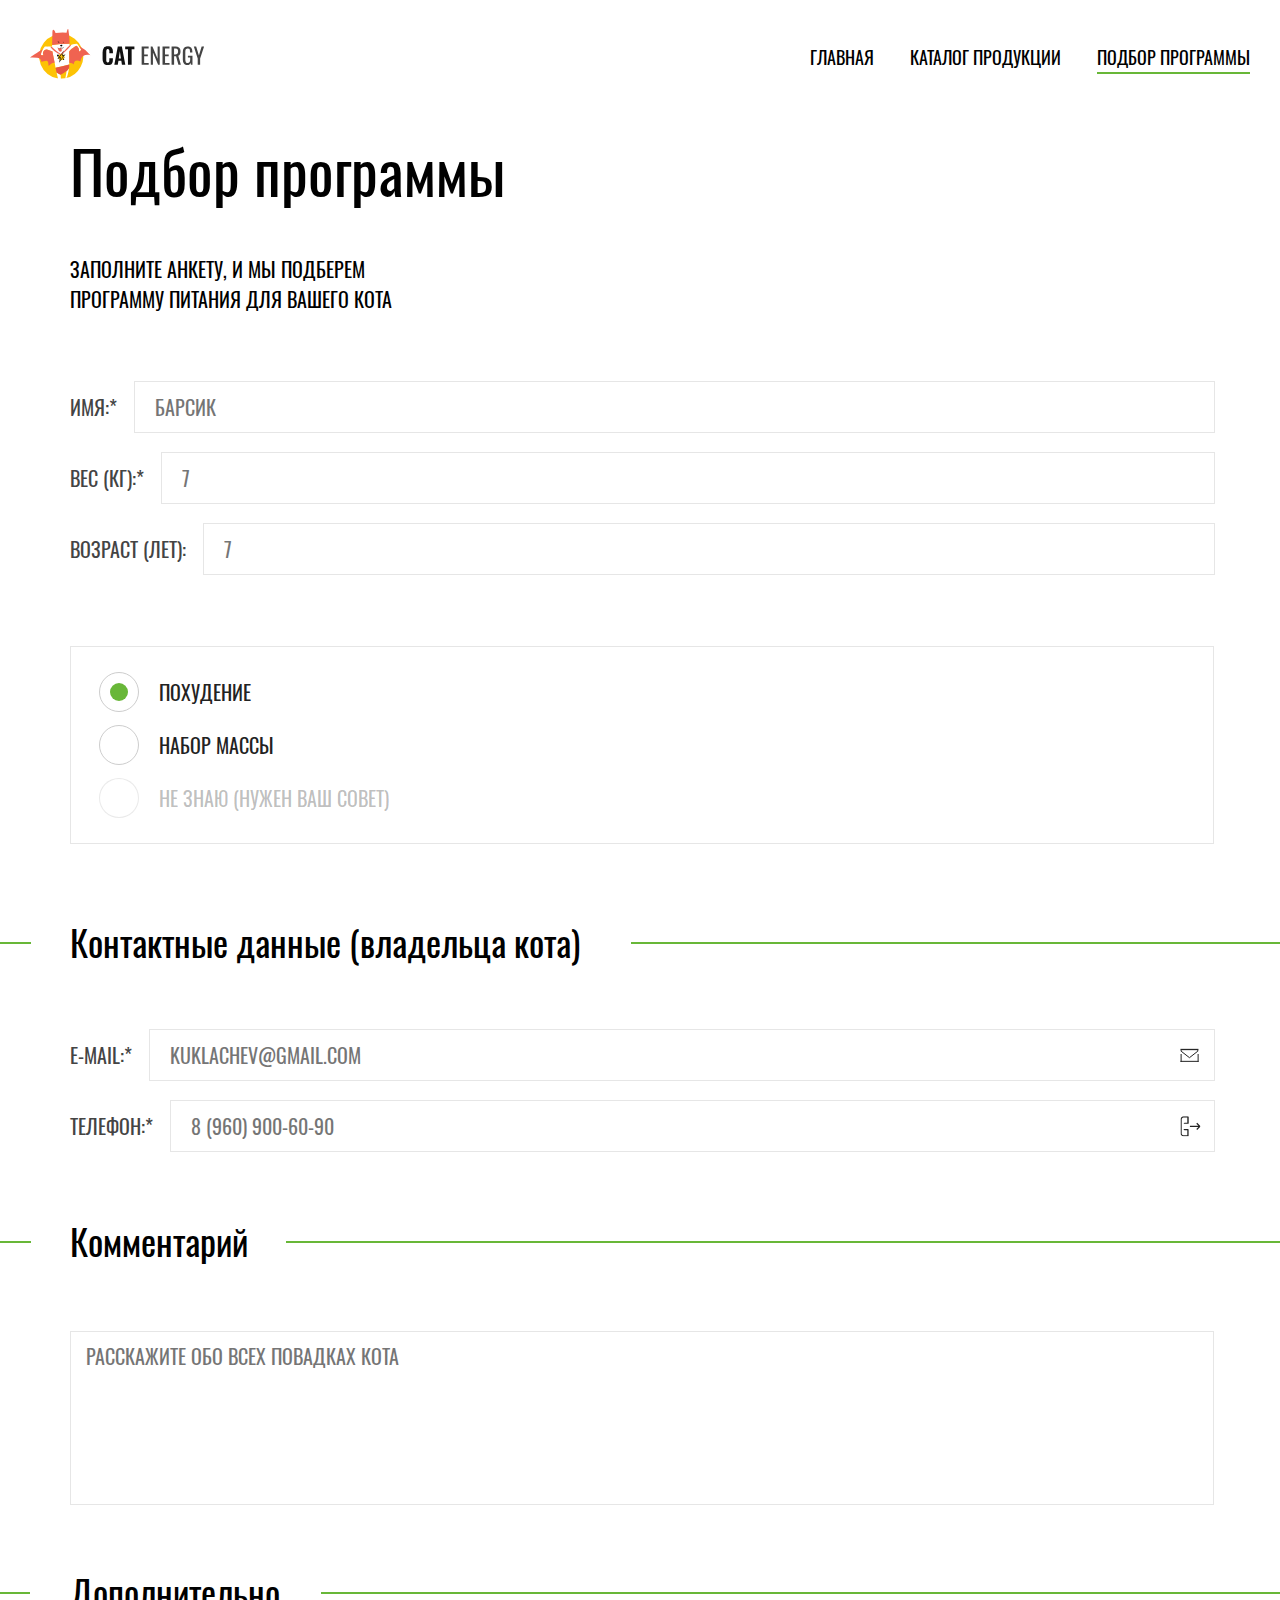
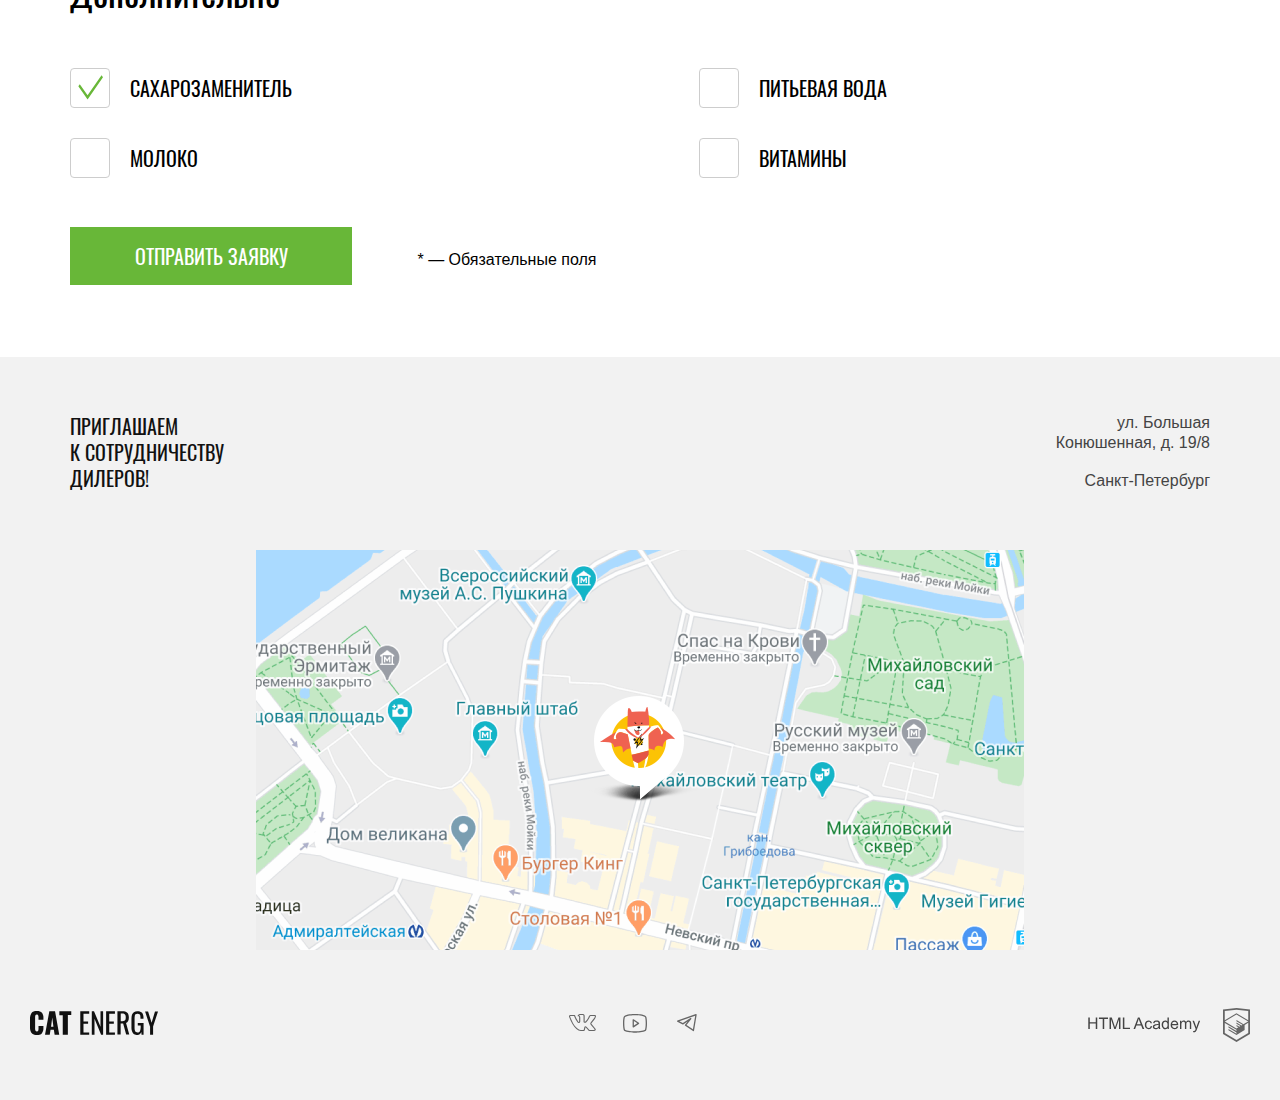
<file: form.html>
<!DOCTYPE html><html class="page" lang="ru"><head><meta charset="utf-8"><title>HTML Academy: Кэт энерджи</title><link rel="stylesheet" href="css/style.min.css"><meta name="viewport" content="width=device-width,initial-scale=1"><link rel="icon" href="favicon.ico"><link rel="icon" href="img/favicons/favicon.svg" type="image/svg+xml"><link rel="apple-touch-icon" href="img/favicons/apple.png"><link rel="preload" href="fonts/oswaldregular.woff2" type="font/woff2" as="font" crossorigin="anonymous"><link rel="preload" href="fonts/oswaldmedium.woff2" type="font/woff2" as="font" crossorigin="anonymous"></head><body class="page__body"><header class="main-header"><div class="main-header__wrapper main-header__wrapper--closed main-header__wrapper--nojs"><div class="main-header__inner"><a class="main-header__link-cat-logo" href="index.html"><picture><source media="(min-width: 768px)" srcset="img/logo/logo-cat.svg"><img class="main-header__logo-image" src="img/logo/logo-cat-image.svg" width="34" height="38" alt="Логотип «Кэт энерджи»."></picture></a><img class="main-header__logo-name" src="img/logo/logo-cat-name.svg" width="101" height="18" alt="Логотип «Кэт энерджи»."> <button class="main-header__toggle" type="button"><span class="visually-hidden">Открыть меню.</span></button></div><nav class="main-nav"><div class="main-nav__wrapper main-header__main-nav-wrapper"><ul class="main-nav__list"><li class="main-nav__item main-header__main-nav-item"><a class="main-nav__link" href="index.html">Главная</a></li><li class="main-nav__item main-header__main-nav-item"><a class="main-nav__link" href="catalog.html">Каталог продукции</a></li><li class="main-nav__item main-header__main-nav-item main-nav__item--active"><a class="main-nav__link" href="form.html">Подбор программы</a></li></ul></div></nav></div></header><main class="form-program"><div class="form-program__wrapper"><header class="form-program__header"><h1 class="form-program__title">Подбор программы</h1></header><section class="form-program__order"><h2 class="visually-hidden">Форма анкеты</h2><p class="form-program__text">Заполните анкету, и мы подберем<br>программу питания для вашего кота</p><form class="form-program__form order-form"><div class="order-form__wrapper"><fieldset class="order-form__fieldset order-form__fieldset--personal"><ul class="order-form__fields"><li class="order-form__fields-item field"><label class="field__label" for="form-name">Имя:*</label> <input class="field__input" type="text" id="form-name" name="form-name" placeholder="Барсик" pattern="^[А-Яа-яЁё\s]+$" required></li><li class="order-form__fields-item field"><label class="field__label" for="form-weight">Вec (кг):*</label> <input class="field__input" type="text" id="form-weight" name="form-weight" placeholder="7" pattern="^[ 0-9]+$" required></li><li class="order-form__fields-item field"><label class="field__label" for="form-age">Возраст (лет):</label> <input class="field__input" type="text" id="form-age" name="form-age" placeholder="7" pattern="^[ 0-9]+$" required></li></ul></fieldset><fieldset class="order-form__fieldset order-form__fieldset--program"><ul class="order-form__fields order-form__fields--program"><li class="order-form__fields-item control"><label class="control__label"><input class="visually-hidden control__input" type="radio" name="program-type" value="slim" checked="checked"> <span class="control__mark control__mark--radio"></span> <span class="control__text">Похудение</span></label></li><li class="order-form__fields-item control"><label class="control__label"><input class="visually-hidden control__input" type="radio" name="program-type" value="mass"> <span class="control__mark control__mark--radio"></span> <span class="control__text">Набор массы</span></label></li><li class="order-form__fields-item control"><label class="control__label"><input class="visually-hidden control__input" type="radio" name="program-type" value="advice" disabled="disabled"> <span class="control__mark control__mark--radio"></span> <span class="control__text">Не знаю (нужен ваш совет)</span></label></li></ul></fieldset></div><fieldset class="order-form__fieldset order-form__fieldset--contacts"><legend class="order-form__title order-form__title--contacts">Контактные данные (владельца кота)</legend><ul class="order-form__fields order-form__fields--contacts"><li class="order-form__fields-item field"><label class="field__label" for="form-email">E-mail:*</label> <input class="field__input order-form__field-input" type="email" id="form-email" name="form-email" placeholder="kuklachev@gmail.com" required> <svg class="field__mail" width="19" height="14" viewBox="0 0 19 14" fill="none" xmlns="http://www.w3.org/2000/svg"><use href="./img/sprite.svg#mail"></use></svg></li><li class="order-form__fields-item field"><label class="field__label" for="form-phone">Телефон:*</label> <input class="field__input order-form__field-input" placeholder="8 (960) 900-60-90" type="tel" name="form-phone" id="form-phone" pattern="^[ 0-9]+$" required> <svg class="field__phone" width="21" height="21" viewBox="0 0 20 21" xmlns="http://www.w3.org/2000/svg"><use href="./img/sprite.svg#phone"></use></svg></li></ul></fieldset><fieldset class="order-form__fieldset order-form__fieldset--description"><legend class="order-form__title order-form__title--description">Комментарий</legend><textarea class="order-form__textarea" name="additional" placeholder="Расскажите обо всех повaдках кота"></textarea></fieldset><fieldset class="order-form__fieldset order-form__fieldset--additional"><legend class="order-form__title order-form__title--additional">Дополнительно</legend><ul class="order-form__fields order-form__fields--additional"><li class="order-form__fields-item control"><label class="control__label"><input class="visually-hidden control__input" type="checkbox" name="program-add" value="sweetener" checked="checked"> <span class="control__mark control__mark--checkbox"></span> <span class="control__text control__text--additional">Сахарозаменитель</span></label></li><li class="order-form__fields-item control"><label class="control__label"><input class="visually-hidden control__input" type="checkbox" name="program-add" value="water"> <span class="control__mark control__mark--checkbox"></span> <span class="control__text control__text--additional">Питьевая вода</span></label></li><li class="order-form__fields-item control"><label class="control__label"><input class="visually-hidden control__input" type="checkbox" name="program-add" value="milk"> <span class="control__mark control__mark--checkbox"></span> <span class="control__text control__text--additional">Молоко</span></label></li><li class="order-form__fields-item control"><label class="control__label"><input class="visually-hidden control__input" type="checkbox" name="program-add" value="vitamins"> <span class="control__mark control__mark--checkbox"></span> <span class="control__text control__text--additional">Витамины</span></label></li></ul></fieldset><button class="button order-form__button" type="submit">Отправить заявку</button> <span class="order-form__note">* — Обязательные поля</span></form></section></div></main><footer class="main-footer"><div class="main-footer__container"><div class="main-footer__contacts contacts"><h2 class="contacts__title">приглашаем<br>к сотрудничеству дилеров!</h2><div class="contacts__box"><p class="contacts__text">ул. Большая Конюшенная, д. 19/8</p><p class="contacts__text-city">Санкт-Петербург</p></div></div></div><div class="main-footer__map"><iframe class="map" src="https://www.google.com/maps/embed?pb=!1m18!1m12!1m3!1d1998.5955276655668!2d30.320139884215894!3d59.938853527595455!2m3!1f0!2f0!3f0!3m2!1i1024!2i768!4f13.1!3m3!1m2!1s0x4696310fca145cc1%3A0x42b32648d8238007!2z0JHQvtC70YzRiNCw0Y8g0JrQvtC90Y7RiNC10L3QvdCw0Y8g0YPQuy4sIDE5LzgsINCh0LDQvdC60YIt0J_QtdGC0LXRgNCx0YPRgNCzLCAxOTExODY!5e0!3m2!1sru!2sru!4v1660479684901!5m2!1sru!2sru" allowfullscreen="" loading="lazy" referrerpolicy="no-referrer-when-downgrade"></iframe></div><div class="main-footer__wrapper background-color-concrete"><a class="main-footer__link-logo-cat" href="index.html"><svg width="128" height="24" viewBox="0 0 128 24" fill="none" xmlns="http://www.w3.org/2000/svg"><g clip-path="url(#clip0_2403_914)"><path d="M1.60253 22.0513C0.468358 20.3682 -0.0946573 18.3503 3.016e-05 16.3077V7.79487C-0.137317 5.73031 0.390444 3.67661 1.50238 1.94872C2.6041 0.615385 4.30676 0 6.81067 0C9.31458 0 10.9171 0.615385 11.9187 1.74359C13.006 3.17255 13.5409 4.96181 13.421 6.76923V8.82051H8.51333V6.46154C8.55297 5.76385 8.45065 5.06533 8.21286 4.41026C8.08576 4.14583 7.88431 3.9264 7.63443 3.78018C7.38455 3.63395 7.09766 3.56763 6.81067 3.58974C6.10958 3.58974 5.60879 3.79487 5.40848 4.30769C5.18191 5.03643 5.08025 5.79984 5.10801 6.5641V17.5385C5.05512 18.2799 5.19327 19.0227 5.50864 19.6923C5.70895 20.2051 6.20973 20.4103 6.91083 20.4103C7.61192 20.4103 8.01255 20.2051 8.21286 19.6923C8.44058 18.9992 8.54242 18.2692 8.51333 17.5385V15.0769H13.421V17.1282C13.5229 18.9651 12.9911 20.7803 11.9187 22.2564C10.9171 23.4872 9.21443 24.1026 6.81067 24.1026C4.40692 24 2.6041 23.3846 1.60253 22.0513Z" fill="#111111"/><path d="M19.3302 0.307617H25.0391L29.2457 23.6922H24.6385L23.8373 18.7692H20.5321L19.7309 23.6922H15.0235L19.3302 0.307617ZM23.4366 15.6922L22.2348 6.56403L21.0329 15.6922H23.4366Z" fill="#111111"/><path d="M32.7511 4.20505H29.3458V0.307617H41.2645V4.10249H37.8591V23.6922H32.7511V4.20505Z" fill="#111111"/><path d="M50.3787 0.307617H59.1925V2.76916H53.4836V10.4615H58.0908V12.8204H53.4836V21.4358H59.1925V23.7948H50.2786V0.307617H50.3787Z" fill="#111111"/><path d="M61.7966 0.307617H64L70.5102 15.7948V0.307617H73.1143V23.6922H71.1111L64.5008 7.69223V23.6922H61.7966V0.307617Z" fill="#111111"/><path d="M76.119 0.307617H84.9327V2.76916H79.2238V10.4615H83.831V12.8204H79.2238V21.4358H84.9327V23.7948H76.119V0.307617Z" fill="#111111"/><path d="M87.5368 0.3076H92.144C93.9564 0.179397 95.7575 0.685711 97.252 1.7435C98.3537 2.66657 98.8545 4.3076 98.8545 6.46145C98.8545 9.4358 97.9531 11.282 96.0501 11.8973L99.2551 23.5897H96.1503L93.1456 12.6153H90.6416V23.5897H87.4366V0.3076H87.5368ZM91.9437 10.3589C92.9762 10.446 94.0054 10.1553 94.8482 9.53837C95.4492 9.02555 95.7496 7.99991 95.7496 6.46145C95.7774 5.69719 95.6757 4.93378 95.4492 4.20504C95.2237 3.68211 94.8366 3.24964 94.3474 2.97427C93.6576 2.65236 92.9003 2.51137 92.144 2.56401H90.7418V10.2563H91.9437V10.3589Z" fill="#111111"/><path d="M102.861 21.9489C101.82 20.1556 101.331 18.0824 101.458 16.0002V8.20531C101.434 6.719 101.602 5.23592 101.959 3.79506C102.294 2.71836 102.962 1.78243 103.862 1.12839C104.981 0.450519 106.271 0.129161 107.568 0.205314C109.671 0.205314 111.174 0.718135 112.075 1.84634C113.112 3.33607 113.608 5.15002 113.477 6.97455V7.79506H110.473V7.07711C110.477 6.21813 110.41 5.36032 110.272 4.51301C110.188 3.97756 109.9 3.49816 109.471 3.17967C108.908 2.80128 108.24 2.62124 107.568 2.66685C106.85 2.61973 106.139 2.83809 105.565 3.28224C105.329 3.48554 105.137 3.73594 104.999 4.01811C104.861 4.30029 104.781 4.60829 104.764 4.92326C104.632 5.84017 104.565 6.76567 104.563 7.69249V16.4104C104.49 17.7386 104.694 19.0676 105.164 20.3079C105.565 21.1284 106.366 21.4361 107.568 21.4361C108.043 21.4966 108.524 21.4121 108.952 21.1931C109.379 20.9741 109.734 20.6304 109.972 20.2053C110.501 18.9083 110.741 17.5067 110.673 16.1027V14.4617H107.768V12.1028H113.577V23.6925H111.574L111.274 21.0258C111.011 21.9195 110.464 22.6977 109.72 23.2366C108.976 23.7756 108.078 24.0443 107.167 24.0002C106.34 24.05 105.513 23.8887 104.761 23.5307C104.01 23.1727 103.357 22.6291 102.861 21.9489Z" fill="#111111"/><path d="M119.988 15.4871L115.08 0.410156H118.085L121.59 11.6922L124.995 0.410156H128L123.092 15.4871V23.6922H120.088V15.4871H119.988Z" fill="#111111"/></g><defs><clipPath id="clip0_2403_914"><rect width="128" height="24" fill="white"/></clipPath></defs></svg></a><ul class="main-footer__social social"><li class="social__item"><a class="social__link social__link--vkontakte" href="https://vk.com/htmlacademy"><svg class="social__link-icon" width="27" height="17" viewBox="0 0 27 17" xmlns="http://www.w3.org/2000/svg"><use href="./img/sprite.svg#vkontakte"></use></svg> <span class="visually-hidden">Вконтакте</span></a></li><li class="social__item"><a class="social__link social__link--youtube" href="https://www.youtube.com/user/htmlacademyru"><svg class="social__link-icon" width="24" height="19" viewBox="0 0 24 19" xmlns="http://www.w3.org/2000/svg"><use href="./img/sprite.svg#youtube"></use></svg> <span class="visually-hidden">Ютуб</span></a></li><li class="social__item"><a class="social__link social__link--telegram" href="https://t.me/htmlacademy"><svg class="social__link-icon" width="20" height="18" viewBox="0 0 20 18" xmlns="http://www.w3.org/2000/svg"><use href="./img/sprite.svg#telegram"></use></svg> <span class="visually-hidden">Телеграм</span></a></li></ul><a class="main-footer__link-logo-html" href="https://htmlacademy.ru/intensive/adaptive"><svg class="main-footer__html-logo" width="113" height="16" viewBox="0 0 113 16" xmlns="http://www.w3.org/2000/svg"><path d="M0.28125 12V0.546875H1.79688V5.25H7.75V0.546875H9.26562V12H7.75V6.60156H1.79688V12H0.28125ZM14.7109 12V1.89844H10.9375V0.546875H20.0156V1.89844H16.2266V12H14.7109ZM21.5312 12V0.546875H23.8125L26.5234 8.65625C26.7734 9.41146 26.9557 9.97656 27.0703 10.3516C27.2005 9.9349 27.4036 9.32292 27.6797 8.51562L30.4219 0.546875H32.4609V12H31V2.41406L27.6719 12H26.3047L22.9922 2.25V12H21.5312ZM34.8438 12V0.546875H36.3594V10.6484H42V12H34.8438ZM45.5234 12L49.9219 0.546875H51.5547L56.2422 12H54.5156L53.1797 8.53125H48.3906L47.1328 12H45.5234ZM48.8281 7.29688H52.7109L51.5156 4.125C51.151 3.16146 50.8802 2.36979 50.7031 1.75C50.5573 2.48438 50.3516 3.21354 50.0859 3.9375L48.8281 7.29688ZM62.6875 8.96094L64.0703 9.14062C63.9193 10.0938 63.5312 10.8411 62.9062 11.3828C62.2865 11.9193 61.5234 12.1875 60.6172 12.1875C59.4818 12.1875 58.5677 11.8177 57.875 11.0781C57.1875 10.3333 56.8438 9.26823 56.8438 7.88281C56.8438 6.98698 56.9922 6.20312 57.2891 5.53125C57.5859 4.85938 58.0365 4.35677 58.6406 4.02344C59.25 3.6849 59.9115 3.51562 60.625 3.51562C61.526 3.51562 62.263 3.74479 62.8359 4.20312C63.4089 4.65625 63.776 5.30208 63.9375 6.14062L62.5703 6.35156C62.4401 5.79427 62.2083 5.375 61.875 5.09375C61.5469 4.8125 61.1484 4.67188 60.6797 4.67188C59.9714 4.67188 59.3958 4.92708 58.9531 5.4375C58.5104 5.94271 58.2891 6.74479 58.2891 7.84375C58.2891 8.95833 58.5026 9.76823 58.9297 10.2734C59.3568 10.7786 59.9141 11.0312 60.6016 11.0312C61.1536 11.0312 61.6146 10.862 61.9844 10.5234C62.3542 10.1849 62.5885 9.66406 62.6875 8.96094ZM70.6875 10.9766C70.1667 11.4193 69.6641 11.7318 69.1797 11.9141C68.7005 12.0964 68.1849 12.1875 67.6328 12.1875C66.7214 12.1875 66.0208 11.9661 65.5312 11.5234C65.0417 11.0755 64.7969 10.5052 64.7969 9.8125C64.7969 9.40625 64.888 9.03646 65.0703 8.70312C65.2578 8.36458 65.5 8.09375 65.7969 7.89062C66.099 7.6875 66.4375 7.53385 66.8125 7.42969C67.0885 7.35677 67.5052 7.28646 68.0625 7.21875C69.1979 7.08333 70.0339 6.92188 70.5703 6.73438C70.5755 6.54167 70.5781 6.41927 70.5781 6.36719C70.5781 5.79427 70.4453 5.39062 70.1797 5.15625C69.8203 4.83854 69.2865 4.67969 68.5781 4.67969C67.9167 4.67969 67.4271 4.79688 67.1094 5.03125C66.7969 5.26042 66.5651 5.66927 66.4141 6.25781L65.0391 6.07031C65.1641 5.48177 65.3698 5.00781 65.6562 4.64844C65.9427 4.28385 66.3568 4.00521 66.8984 3.8125C67.4401 3.61458 68.0677 3.51562 68.7812 3.51562C69.4896 3.51562 70.0651 3.59896 70.5078 3.76562C70.9505 3.93229 71.276 4.14323 71.4844 4.39844C71.6927 4.64844 71.8385 4.96615 71.9219 5.35156C71.9688 5.59115 71.9922 6.02344 71.9922 6.64844V8.52344C71.9922 9.83073 72.0208 10.6589 72.0781 11.0078C72.1406 11.3516 72.2604 11.6823 72.4375 12H70.9688C70.8229 11.7083 70.7292 11.3672 70.6875 10.9766ZM70.5703 7.83594C70.0599 8.04427 69.2943 8.22135 68.2734 8.36719C67.6953 8.45052 67.2865 8.54427 67.0469 8.64844C66.8073 8.7526 66.6224 8.90625 66.4922 9.10938C66.362 9.30729 66.2969 9.52865 66.2969 9.77344C66.2969 10.1484 66.4375 10.4609 66.7188 10.7109C67.0052 10.9609 67.4219 11.0859 67.9688 11.0859C68.5104 11.0859 68.9922 10.9688 69.4141 10.7344C69.8359 10.4948 70.1458 10.1693 70.3438 9.75781C70.4948 9.4401 70.5703 8.97135 70.5703 8.35156V7.83594ZM79.5625 12V10.9531C79.0365 11.776 78.263 12.1875 77.2422 12.1875C76.5807 12.1875 75.9714 12.0052 75.4141 11.6406C74.862 11.276 74.4323 10.7682 74.125 10.1172C73.8229 9.46094 73.6719 8.70833 73.6719 7.85938C73.6719 7.03125 73.8099 6.28125 74.0859 5.60938C74.362 4.93229 74.776 4.41406 75.3281 4.05469C75.8802 3.69531 76.4974 3.51562 77.1797 3.51562C77.6797 3.51562 78.125 3.6224 78.5156 3.83594C78.9062 4.04427 79.224 4.31771 79.4688 4.65625V0.546875H80.8672V12H79.5625ZM75.1172 7.85938C75.1172 8.92188 75.3411 9.71615 75.7891 10.2422C76.237 10.7682 76.7656 11.0312 77.375 11.0312C77.9896 11.0312 78.5104 10.7812 78.9375 10.2812C79.3698 9.77604 79.5859 9.00781 79.5859 7.97656C79.5859 6.84115 79.3672 6.00781 78.9297 5.47656C78.4922 4.94531 77.9531 4.67969 77.3125 4.67969C76.6875 4.67969 76.1641 4.9349 75.7422 5.44531C75.3255 5.95573 75.1172 6.76042 75.1172 7.85938ZM88.7656 9.32812L90.2188 9.50781C89.9896 10.3568 89.5651 11.0156 88.9453 11.4844C88.3255 11.9531 87.5339 12.1875 86.5703 12.1875C85.3568 12.1875 84.3932 11.8151 83.6797 11.0703C82.9714 10.3203 82.6172 9.27083 82.6172 7.92188C82.6172 6.52604 82.9766 5.44271 83.6953 4.67188C84.4141 3.90104 85.3464 3.51562 86.4922 3.51562C87.6016 3.51562 88.5078 3.89323 89.2109 4.64844C89.9141 5.40365 90.2656 6.46615 90.2656 7.83594C90.2656 7.91927 90.263 8.04427 90.2578 8.21094H84.0703C84.1224 9.1224 84.3802 9.82031 84.8438 10.3047C85.3073 10.7891 85.8854 11.0312 86.5781 11.0312C87.0938 11.0312 87.5339 10.8958 87.8984 10.625C88.263 10.3542 88.5521 9.92188 88.7656 9.32812ZM84.1484 7.05469H88.7812C88.7188 6.35677 88.5417 5.83333 88.25 5.48438C87.8021 4.94271 87.2214 4.67188 86.5078 4.67188C85.862 4.67188 85.3177 4.88802 84.875 5.32031C84.4375 5.7526 84.1953 6.33073 84.1484 7.05469ZM91.9922 12V3.70312H93.25V4.86719C93.5104 4.46094 93.8568 4.13542 94.2891 3.89062C94.7214 3.64062 95.2135 3.51562 95.7656 3.51562C96.3802 3.51562 96.8828 3.64323 97.2734 3.89844C97.6693 4.15365 97.9479 4.51042 98.1094 4.96875C98.7656 4 99.6198 3.51562 100.672 3.51562C101.495 3.51562 102.128 3.74479 102.57 4.20312C103.013 4.65625 103.234 5.35677 103.234 6.30469V12H101.836V6.77344C101.836 6.21094 101.789 5.80729 101.695 5.5625C101.607 5.3125 101.443 5.11198 101.203 4.96094C100.964 4.8099 100.682 4.73438 100.359 4.73438C99.776 4.73438 99.2917 4.92969 98.9062 5.32031C98.5208 5.70573 98.3281 6.32552 98.3281 7.17969V12H96.9219V6.60938C96.9219 5.98438 96.8073 5.51562 96.5781 5.20312C96.349 4.89062 95.974 4.73438 95.4531 4.73438C95.0573 4.73438 94.6901 4.83854 94.3516 5.04688C94.0182 5.25521 93.776 5.5599 93.625 5.96094C93.474 6.36198 93.3984 6.9401 93.3984 7.69531V12H91.9922ZM105.258 15.1953L105.102 13.875C105.409 13.9583 105.677 14 105.906 14C106.219 14 106.469 13.9479 106.656 13.8438C106.844 13.7396 106.997 13.5938 107.117 13.4062C107.206 13.2656 107.349 12.9167 107.547 12.3594C107.573 12.2812 107.615 12.1667 107.672 12.0156L104.523 3.70312H106.039L107.766 8.50781C107.99 9.11719 108.19 9.75781 108.367 10.4297C108.529 9.78385 108.721 9.15365 108.945 8.53906L110.719 3.70312H112.125L108.969 12.1406C108.63 13.0521 108.367 13.6797 108.18 14.0234C107.93 14.487 107.643 14.8255 107.32 15.0391C106.997 15.2578 106.612 15.3672 106.164 15.3672C105.893 15.3672 105.591 15.3099 105.258 15.1953Z"/></svg> <svg class="main-footer__html-logo-image" width="27" height="34" viewBox="0 0 27 34" fill="none" xmlns="http://www.w3.org/2000/svg"><path d="M13.6426 0.0157537L13.5 0L0 1.40733V26.0129L13.5 34L27 26.0129V1.40733L13.6426 0.0157537ZM25.2344 25.0151L13.5 31.9573L1.76561 25.0151V14.9293L13.4507 21.8451L13.4701 23.0984L5.45351 18.3548L5.44295 19.5801L13.4894 24.3885L13.5088 25.675L5.46408 20.9174L5.45351 22.1427L13.5 26.9511L21.6239 22.1182V20.8929V16.909L25.2432 14.7595L25.2344 25.0151ZM25.2344 13.4519L22.0147 15.3319L20.5325 16.2071L13.4666 12.0201L13.456 13.2454L19.4957 16.818L19.4429 16.8495L19.3126 16.9247L18.4536 17.4166L13.4666 14.4689L13.456 15.6942L17.3921 18.0222L16.4591 18.6314L16.438 18.6436L13.4666 16.902L13.456 18.1273L15.4029 19.2615L13.4155 20.4483L1.7973 13.5762L13.4349 6.61831L25.2344 13.4519ZM25.2344 12.2266L13.4401 5.31075L1.76561 12.2196V2.9897L13.5 1.76442L25.2344 2.9897V12.2266Z"/></svg> <svg class="main-footer__html-academy" width="163" height="34" viewBox="0 0 163 34" fill="none" xmlns="http://www.w3.org/2000/svg"><path d="M1.28125 21V9.54688H2.79688V14.25H8.75V9.54688H10.2656V21H8.75V15.6016H2.79688V21H1.28125ZM15.7109 21V10.8984H11.9375V9.54688H21.0156V10.8984H17.2266V21H15.7109ZM22.5312 21V9.54688H24.8125L27.5234 17.6562C27.7734 18.4115 27.9557 18.9766 28.0703 19.3516C28.2005 18.9349 28.4036 18.3229 28.6797 17.5156L31.4219 9.54688H33.4609V21H32V11.4141L28.6719 21H27.3047L23.9922 11.25V21H22.5312ZM35.8438 21V9.54688H37.3594V19.6484H43V21H35.8438ZM46.5234 21L50.9219 9.54688H52.5547L57.2422 21H55.5156L54.1797 17.5312H49.3906L48.1328 21H46.5234ZM49.8281 16.2969H53.7109L52.5156 13.125C52.151 12.1615 51.8802 11.3698 51.7031 10.75C51.5573 11.4844 51.3516 12.2135 51.0859 12.9375L49.8281 16.2969ZM63.6875 17.9609L65.0703 18.1406C64.9193 19.0938 64.5312 19.8411 63.9062 20.3828C63.2865 20.9193 62.5234 21.1875 61.6172 21.1875C60.4818 21.1875 59.5677 20.8177 58.875 20.0781C58.1875 19.3333 57.8438 18.2682 57.8438 16.8828C57.8438 15.987 57.9922 15.2031 58.2891 14.5312C58.5859 13.8594 59.0365 13.3568 59.6406 13.0234C60.25 12.6849 60.9115 12.5156 61.625 12.5156C62.526 12.5156 63.263 12.7448 63.8359 13.2031C64.4089 13.6562 64.776 14.3021 64.9375 15.1406L63.5703 15.3516C63.4401 14.7943 63.2083 14.375 62.875 14.0938C62.5469 13.8125 62.1484 13.6719 61.6797 13.6719C60.9714 13.6719 60.3958 13.9271 59.9531 14.4375C59.5104 14.9427 59.2891 15.7448 59.2891 16.8438C59.2891 17.9583 59.5026 18.7682 59.9297 19.2734C60.3568 19.7786 60.9141 20.0312 61.6016 20.0312C62.1536 20.0312 62.6146 19.862 62.9844 19.5234C63.3542 19.1849 63.5885 18.6641 63.6875 17.9609ZM71.6875 19.9766C71.1667 20.4193 70.6641 20.7318 70.1797 20.9141C69.7005 21.0964 69.1849 21.1875 68.6328 21.1875C67.7214 21.1875 67.0208 20.9661 66.5312 20.5234C66.0417 20.0755 65.7969 19.5052 65.7969 18.8125C65.7969 18.4062 65.888 18.0365 66.0703 17.7031C66.2578 17.3646 66.5 17.0938 66.7969 16.8906C67.099 16.6875 67.4375 16.5339 67.8125 16.4297C68.0885 16.3568 68.5052 16.2865 69.0625 16.2188C70.1979 16.0833 71.0339 15.9219 71.5703 15.7344C71.5755 15.5417 71.5781 15.4193 71.5781 15.3672C71.5781 14.7943 71.4453 14.3906 71.1797 14.1562C70.8203 13.8385 70.2865 13.6797 69.5781 13.6797C68.9167 13.6797 68.4271 13.7969 68.1094 14.0312C67.7969 14.2604 67.5651 14.6693 67.4141 15.2578L66.0391 15.0703C66.1641 14.4818 66.3698 14.0078 66.6562 13.6484C66.9427 13.2839 67.3568 13.0052 67.8984 12.8125C68.4401 12.6146 69.0677 12.5156 69.7812 12.5156C70.4896 12.5156 71.0651 12.599 71.5078 12.7656C71.9505 12.9323 72.276 13.1432 72.4844 13.3984C72.6927 13.6484 72.8385 13.9661 72.9219 14.3516C72.9688 14.5911 72.9922 15.0234 72.9922 15.6484V17.5234C72.9922 18.8307 73.0208 19.6589 73.0781 20.0078C73.1406 20.3516 73.2604 20.6823 73.4375 21H71.9688C71.8229 20.7083 71.7292 20.3672 71.6875 19.9766ZM71.5703 16.8359C71.0599 17.0443 70.2943 17.2214 69.2734 17.3672C68.6953 17.4505 68.2865 17.5443 68.0469 17.6484C67.8073 17.7526 67.6224 17.9062 67.4922 18.1094C67.362 18.3073 67.2969 18.5286 67.2969 18.7734C67.2969 19.1484 67.4375 19.4609 67.7188 19.7109C68.0052 19.9609 68.4219 20.0859 68.9688 20.0859C69.5104 20.0859 69.9922 19.9688 70.4141 19.7344C70.8359 19.4948 71.1458 19.1693 71.3438 18.7578C71.4948 18.4401 71.5703 17.9714 71.5703 17.3516V16.8359ZM80.5625 21V19.9531C80.0365 20.776 79.263 21.1875 78.2422 21.1875C77.5807 21.1875 76.9714 21.0052 76.4141 20.6406C75.862 20.276 75.4323 19.7682 75.125 19.1172C74.8229 18.4609 74.6719 17.7083 74.6719 16.8594C74.6719 16.0312 74.8099 15.2812 75.0859 14.6094C75.362 13.9323 75.776 13.4141 76.3281 13.0547C76.8802 12.6953 77.4974 12.5156 78.1797 12.5156C78.6797 12.5156 79.125 12.6224 79.5156 12.8359C79.9062 13.0443 80.224 13.3177 80.4688 13.6562V9.54688H81.8672V21H80.5625ZM76.1172 16.8594C76.1172 17.9219 76.3411 18.7161 76.7891 19.2422C77.237 19.7682 77.7656 20.0312 78.375 20.0312C78.9896 20.0312 79.5104 19.7812 79.9375 19.2812C80.3698 18.776 80.5859 18.0078 80.5859 16.9766C80.5859 15.8411 80.3672 15.0078 79.9297 14.4766C79.4922 13.9453 78.9531 13.6797 78.3125 13.6797C77.6875 13.6797 77.1641 13.9349 76.7422 14.4453C76.3255 14.9557 76.1172 15.7604 76.1172 16.8594ZM89.7656 18.3281L91.2188 18.5078C90.9896 19.3568 90.5651 20.0156 89.9453 20.4844C89.3255 20.9531 88.5339 21.1875 87.5703 21.1875C86.3568 21.1875 85.3932 20.8151 84.6797 20.0703C83.9714 19.3203 83.6172 18.2708 83.6172 16.9219C83.6172 15.526 83.9766 14.4427 84.6953 13.6719C85.4141 12.901 86.3464 12.5156 87.4922 12.5156C88.6016 12.5156 89.5078 12.8932 90.2109 13.6484C90.9141 14.4036 91.2656 15.4661 91.2656 16.8359C91.2656 16.9193 91.263 17.0443 91.2578 17.2109H85.0703C85.1224 18.1224 85.3802 18.8203 85.8438 19.3047C86.3073 19.7891 86.8854 20.0312 87.5781 20.0312C88.0938 20.0312 88.5339 19.8958 88.8984 19.625C89.263 19.3542 89.5521 18.9219 89.7656 18.3281ZM85.1484 16.0547H89.7812C89.7188 15.3568 89.5417 14.8333 89.25 14.4844C88.8021 13.9427 88.2214 13.6719 87.5078 13.6719C86.862 13.6719 86.3177 13.888 85.875 14.3203C85.4375 14.7526 85.1953 15.3307 85.1484 16.0547ZM92.9922 21V12.7031H94.25V13.8672C94.5104 13.4609 94.8568 13.1354 95.2891 12.8906C95.7214 12.6406 96.2135 12.5156 96.7656 12.5156C97.3802 12.5156 97.8828 12.6432 98.2734 12.8984C98.6693 13.1536 98.9479 13.5104 99.1094 13.9688C99.7656 13 100.62 12.5156 101.672 12.5156C102.495 12.5156 103.128 12.7448 103.57 13.2031C104.013 13.6562 104.234 14.3568 104.234 15.3047V21H102.836V15.7734C102.836 15.2109 102.789 14.8073 102.695 14.5625C102.607 14.3125 102.443 14.112 102.203 13.9609C101.964 13.8099 101.682 13.7344 101.359 13.7344C100.776 13.7344 100.292 13.9297 99.9062 14.3203C99.5208 14.7057 99.3281 15.3255 99.3281 16.1797V21H97.9219V15.6094C97.9219 14.9844 97.8073 14.5156 97.5781 14.2031C97.349 13.8906 96.974 13.7344 96.4531 13.7344C96.0573 13.7344 95.6901 13.8385 95.3516 14.0469C95.0182 14.2552 94.776 14.5599 94.625 14.9609C94.474 15.362 94.3984 15.9401 94.3984 16.6953V21H92.9922ZM106.258 24.1953L106.102 22.875C106.409 22.9583 106.677 23 106.906 23C107.219 23 107.469 22.9479 107.656 22.8438C107.844 22.7396 107.997 22.5938 108.117 22.4062C108.206 22.2656 108.349 21.9167 108.547 21.3594C108.573 21.2812 108.615 21.1667 108.672 21.0156L105.523 12.7031H107.039L108.766 17.5078C108.99 18.1172 109.19 18.7578 109.367 19.4297C109.529 18.7839 109.721 18.1536 109.945 17.5391L111.719 12.7031H113.125L109.969 21.1406C109.63 22.0521 109.367 22.6797 109.18 23.0234C108.93 23.487 108.643 23.8255 108.32 24.0391C107.997 24.2578 107.612 24.3672 107.164 24.3672C106.893 24.3672 106.591 24.3099 106.258 24.1953Z" fill="#444444"/><g clip-path="url(#clip0_2403_2164)"><path d="M149.643 0.0157537L149.5 0L136 1.40733V26.0129L149.5 34L163 26.0129V1.40733L149.643 0.0157537ZM161.234 25.0151L149.5 31.9573L137.766 25.0151V14.9293L149.451 21.8451L149.47 23.0984L141.454 18.3548L141.443 19.5801L149.489 24.3885L149.509 25.675L141.464 20.9174L141.454 22.1427L149.5 26.9511L157.624 22.1182V20.8929V16.909L161.243 14.7595L161.234 25.0151ZM161.234 13.4519L158.015 15.3319L156.533 16.2071L149.467 12.0201L149.456 13.2454L155.496 16.818L155.443 16.8495L155.313 16.9247L154.454 17.4166L149.467 14.4689L149.456 15.6942L153.392 18.0222L152.459 18.6314L152.438 18.6436L149.467 16.902L149.456 18.1273L151.403 19.2615L149.416 20.4483L137.797 13.5762L149.435 6.61831L161.234 13.4519ZM161.234 12.2266L149.44 5.31075L137.766 12.2196V2.9897L149.5 1.76442L161.234 2.9897V12.2266Z"/></g><defs><clipPath id="clip0_2403_2164"><rect width="27" height="34" fill="white" transform="translate(136)"/></clipPath></defs></svg> <span class="visually-hidden">Логотип HTML Academy.</span></a></div></footer><script src="js/script.js"></script></body></html>
</file>
<file: css/style.min.css>
@font-face{font-family:"Oswald";font-style:normal;font-weight:400;src:url(../fonts/oswaldregular.woff2) format("woff2"),url(../fonts/oswaldregular.woff) format("woff");font-display:swap}@font-face{font-family:"Oswald";font-style:normal;font-weight:500;src:url(../fonts/oswaldmedium.woff2) format("woff2"),url(../source/fonts/oswaldmedium.woff) format("woff");font-display:swap}*,::after,::before{box-sizing:border-box}.visually-hidden{position:absolute;width:1px;height:1px;margin:-1px;padding:0;border:0;clip:rect(0 0 0 0);overflow:hidden}.page{height:100%}.page__body{display:flex;flex-direction:column;min-height:100%;min-width:320px;margin:0;font-family:"Owsland","Arial",sans-serif;font-weight:400}.main-header__wrapper{padding:0 20px;position:relative}.main-header__inner{display:flex;align-items:center;justify-content:space-between;padding:10px 0 11px}.main-header__logo-image{padding:3px 0 0;box-sizing:content-box;object-fit:contain;height:auto;max-width:100%}.main-header__logo-name{margin-left:-11px;object-fit:contain;height:auto;max-width:100%}.main-header__logo-image:active{opacity:.6}.main-header__toggle{position:relative;width:24px;height:24px;cursor:pointer;border:0;background-color:transparent}.main-header__wrapper--open .main-header__toggle::after,.main-header__wrapper--open .main-header__toggle::before{content:"";position:absolute;top:50%;left:0;width:24px;height:2px;background-color:#000}.main-header__wrapper--open .main-header__toggle::before{transform:rotate(45deg)}.main-header__wrapper--open .main-header__toggle::after{transform:rotate(-45deg)}.main-header__wrapper--closed .main-header__toggle::before{content:"";position:absolute;top:10%;left:0;width:24px;height:2px;background-color:#000;box-shadow:0 8px 0 0 #000,0 16px 0 0 #000}.main-header__wrapper--nojs .main-header__toggle{display:none}.main-header__wrapper--nojs .main-header__main-nav-wrapper{position:static;min-height:0}@media (max-width:767px){.main-header__wrapper--closed .main-header__main-nav-item{display:none}}.main-header__wrapper--nojs .main-header__main-nav-item{display:block}@media (min-width:768px){.main-header__logo-name{display:none}.main-header__logo-image{width:174px;height:52px}.main-header__wrapper{min-height:76px;padding:0 30px;display:flex;justify-content:space-between;align-items:center}.main-header__toggle{position:relative;display:none}.main-header__inner{padding:24px 0}}@media (min-width:1440px){.main-header__wrapper{max-width:1220px;margin:0 auto;padding:53px 0 0}.main-header__inner{padding:0}.main-header__logo-image{width:202px;height:59px}}.main-nav__list{padding:0;margin:0;list-style-type:none}.main-nav__link:hover{color:rgba(0,0,0,.6)}.main-nav__link:active{color:rgba(0,0,0,.3)}.main-nav__link{font-family:"Oswald","Arial",sans-serif;font-size:20px;line-height:20px;font-weight:500;padding:0;margin:0;text-transform:uppercase;color:#000;text-decoration:none}.main-nav__item{padding:23px 15px 19px;text-align:center;position:relative}.main-nav__wrapper{width:100%;position:absolute;right:0;background-color:#fff;z-index:1}@media (max-width:767px){.main-nav__item{border-top:1px solid #e6e6e6}}@media (min-width:768px){.main-nav__list{display:flex;flex-wrap:wrap;justify-content:flex-end;min-width:440px;max-width:500px;column-gap:36px}.main-nav__item--active::before{position:absolute;bottom:0;width:100%;height:2px;background-color:#68b738;content:""}.main-nav__wrapper{position:static}.main-nav__link{font-family:"Oswald","Arial",sans-serif;font-size:18px;line-height:24px;font-weight:400;padding:0;margin:0;text-transform:uppercase;color:#000;text-decoration:none}.main-nav__item{padding:12px 0 5px;text-align:center}}@media (min-width:1440px){.main-nav__list{min-width:478px}.main-nav__item{padding:10px 0 7px}.main-nav__item--active-white::before{background-color:#fff}.main-nav__link{font-family:"Oswald","Arial",sans-serif;font-size:20px;line-height:30px;font-weight:400;padding:0;margin:0;text-transform:uppercase;color:#111;text-decoration:none}.main-nav__wrapper{background-color:transparent}.main-nav__link--color{color:#fff}.main-nav__link--color:hover{color:rgba(255,255,255,.6)}.main-nav__link--color:active{color:rgba(255,255,255,.3)}}.button{font-family:"Oswald","Arial",sans-serif;font-size:16px;line-height:20px;font-weight:400;margin:0;text-transform:uppercase;text-align:center;color:#fff;text-decoration:none;background-color:#68b738;padding:10px;display:block;border:0;cursor:pointer}.button:active{color:rgba(255,255,255,.3)}.button:active,.button:hover{background-color:#5eaa2f}.main-container{background:url(../img/index-cat/licking-cat.jpg) no-repeat;background-position:top;background-size:320px 302px}@media (-webkit-min-device-pixel-ratio:2),(min-resolution:2dppx){.main-container{background-image:url(../img/index-cat/licking-cat@2x.jpg)}}.main-container__image{display:block;margin:0 auto 3px;object-fit:contain;height:auto;max-width:100%}.main-container__header{padding:27px 20px 20px;min-height:500px;background:linear-gradient(rgba(104,183,56,.85) 60%,#fff 60%);display:flex;flex-direction:column;justify-content:flex-start}.main-container__title{font-family:"Oswald","Arial",sans-serif;font-size:36px;line-height:36px;font-weight:400;padding:0;text-align:center;margin:0 0 25px;color:#fff}.main-container__link,.main-container__slogan{font-family:"Oswald","Arial",sans-serif;font-size:14px;font-weight:400}.main-container__slogan{line-height:14px;padding:0;text-align:center;margin:0 0 29px;color:#fff;text-transform:uppercase}.main-container__link{line-height:18px;display:inline-block;padding:11px 10px;width:280px;margin:0 auto}@media (min-width:768px){.main-container{background:0 0}.main-container__wrapper{padding:0 30px}.main-container__header{display:flex;flex-direction:column;justify-content:flex-start;padding:38px 200px 20px 88px;background-image:none;min-height:847px;position:relative}.main-container__image{transform:translateX(-310px);top:235px;left:50%;z-index:-1;width:665px;height:609px;position:absolute}.main-container__title{font-family:"Oswald","Arial",sans-serif;font-size:60px;line-height:60px;font-weight:400;padding:0;text-align:left;margin:0 0 39px;color:#000}.main-container__link,.main-container__slogan{font-family:"Oswald","Arial",sans-serif;font-size:20px;line-height:20px;font-weight:400}.main-container__slogan{padding:0;text-align:left;margin:0 0 50px;color:#000;text-transform:uppercase}.main-container__link{margin:0;padding:14px 20px;max-width:244px}}@media (min-width:1440px){.main-container__wrapper{padding:0;margin:0 auto;max-width:1220px}.main-container__wrapper::before{position:absolute;content:"";width:50%;height:694px;top:0;right:0;background:linear-gradient(rgba(104,183,56,.85),rgba(104,183,56,.85)),url(../img/index-cat/licking-cat-desktop.jpg) no-repeat center top;background-size:cover;z-index:-1}}@media (min-width:1440px) and (-webkit-min-device-pixel-ratio:2),(min-width:1440px) and (min-resolution:2dppx){.main-container__wrapper::before{background:linear-gradient(rgba(104,183,56,.85),rgba(104,183,56,.85)),url(../img/index-cat/licking-cat-desktop@2x.jpg);background-size:cover}}@media (min-width:1440px){.main-container__slogan{margin-bottom:56px}.main-container__image{transform:translateX(450px);top:25px;left:0;z-index:-1;width:552px;height:499px}.main-container__header{padding:105px 700px 80px 80px;min-height:660px}}.nutrition-program__list{padding:0 20px;margin:0;list-style-type:none;display:flex;flex-direction:column;align-items:center;gap:20px}.nutrition-program__item{background-color:#f2f2f2;padding:30px 33px 22px 20px;position:relative}.nutrition-program__item--cat-slim::before{position:absolute;top:21px;content:"";width:50px;height:53px;background:url(../img/nutrition-program-icon/cat-slim.svg) no-repeat center;background-size:contain}.nutrition-program__item--cat-pro::before{position:absolute;top:24px;transform:translateX(-9px);content:"";width:67px;height:50px;background:url(../img/nutrition-program-icon/cat-pro.svg) no-repeat center;background-size:contain}.nutrition-program__title{font-family:"Oswald","Arial",sans-serif;font-size:24px;line-height:37px;font-weight:400;margin:0 0 30px;text-transform:uppercase;padding:0 0 0 71px}.nutrition-program__description{font-family:"Arial",sans-serif;font-size:14px;line-height:18px;font-weight:400;color:#444;padding:0 0 23px;border-bottom:1px solid #d9d9d9;margin:0 0 15px}.nutrition-program__link{font-family:"Oswald","Arial",sans-serif;font-size:16px;line-height:16px;font-weight:400;margin:0;text-transform:uppercase;color:#000;text-decoration:none;position:relative;padding:0 38px 0 0}.nutrition-program__arrow{position:absolute;top:50%;right:0;transform:translateY(-6px) scaleX(1);transform-origin:center left;transition:transform .5s}.nutrition-program__link:hover .nutrition-program__arrow{transform:translateY(-6px) scaleX(1.4)}.nutrition-program__link:active{opacity:.3}@media (min-width:768px){.nutrition-program__list{padding:0 30px;row-gap:30px}.nutrition-program__item{padding:77px 315px 58px 53px}.nutrition-program__item--cat-slim::before{width:200px;height:211px;top:81px;right:62px}.nutrition-program__item--cat-pro::before{width:268px;height:200px;top:91px;right:28px;transform:translateX(0)}.nutrition-program__title{font-family:"Oswald","Arial",sans-serif;font-size:36px;line-height:36px;font-weight:400;padding:0;text-align:left;margin:0 0 20px}.nutrition-program__description{font-family:"Arial",sans-serif;font-size:16px;line-height:24px;font-weight:400;padding:0;border-bottom:none;margin:0 0 55px}.nutrition-program__link{font-family:"Oswald","Arial",sans-serif;font-size:20px;line-height:30px;font-weight:400;margin:0;padding:0 48px 0 0}}@media (min-width:1440px){.nutrition-program__list{max-width:1220px;margin:0 auto;padding:0;gap:80px;flex-direction:row;justify-content:space-between;flex-wrap:wrap}.nutrition-program__item{max-width:570px;padding:77px 51px 58px 52px}.nutrition-program__item--cat-slim::before{width:100px;height:106px;top:41px;left:48px}.nutrition-program__item--cat-pro::before{width:134px;height:100px;top:47px;left:33px}.nutrition-program__title{font-family:"Oswald","Arial",sans-serif;font-size:36px;line-height:36px;font-weight:400;text-align:left;padding:0 0 0 165px;margin:0 0 73px}.nutrition-program__description{font-family:"Arial",sans-serif;font-size:16px;line-height:24px;font-weight:400;padding:0;margin:0 0 23px}.nutrition-program__link{padding-right:52px}}.about-program__wrapper{padding:20px 20px 49px}.about-program__description-br{display:none}.about-program__list{padding:0;margin:0;list-style-type:none;display:flex;flex-direction:column;align-items:flex-start;gap:20px}.about-program__title{font-family:"Oswald","Arial",sans-serif;font-size:36px;line-height:40px;font-weight:400;padding:0;margin:0 0 39px}.about-program__description{font-family:"Arial",sans-serif;font-size:14px;line-height:18px;font-weight:400;margin:0;padding:0;min-height:54px;display:flex;align-items:center;color:#444;position:relative}.about-program__item{padding-left:80px;position:relative;min-height:60px}.about-program__item--alarm-icon::before,.about-program__item--eat-icon::before,.about-program__item--leaf-icon::before,.about-program__item--tub-icon::before{position:absolute;content:"";top:0;left:0;width:60px;height:60px;background-color:#68b738;background-repeat:no-repeat;background-position:center}.about-program__item--leaf-icon::before{background-image:url(../img/about-program-icon/leaf-icon.svg);background-size:30px 32px}.about-program__item--tub-icon::before{background-image:url(../img/about-program-icon/tub-icon.svg);background-size:29px 31px}.about-program__item--eat-icon::before{background-image:url(../img/about-program-icon/eat-icon.svg);background-size:25px 30px}.about-program__item--alarm-icon::before{background-image:url(../img/about-program-icon/alarm-icon.svg);background-size:32px 33px}@media (min-width:768px){.about-program__item--alarm-icon::before,.about-program__item--eat-icon::before,.about-program__item--leaf-icon::before,.about-program__item--tub-icon::before{width:80px;height:80px}.about-program__description-br{display:block}.about-program__title{font-family:"Oswald","Arial",sans-serif;font-size:60px;line-height:60px;font-weight:400;padding:0;margin:0 0 68px}.about-program__description,.about-program__item::after{font-family:"Arial",sans-serif;font-size:16px;line-height:24px;font-weight:400;margin:0;padding:0}.about-program__wrapper{padding:45px 30px 47px}.about-program__list{row-gap:74px;flex-direction:row;flex-wrap:wrap;column-gap:50px;padding-right:75px;justify-content:space-between;counter-reset:number 0}.about-program__item{width:249px;padding:115px 0 56px;counter-increment:number;position:relative}.about-program__item::after{font-family:"Oswald","Arial",sans-serif;font-size:280px;line-height:210px;content:counter(number);position:absolute;top:0;left:47%;z-index:-1;color:#f2f2f2}}@media (min-width:1440px){.about-program__wrapper{max-width:1220px;margin:0 auto;padding:75px 0 69px}.about-program__list{padding-right:0;column-gap:74.5px;row-gap:37px;justify-content:flex-start}.about-program__title{margin-bottom:67px}}.example-program{background-color:#eaeaea}.example-program__prorgess{position:relative;height:256px}.example-program__image-after,.example-program__image-before{position:absolute;left:50%;transform:translateX(-141px);-webkit-clip-path:inset(0 50% 0 0);clip-path:inset(0 50% 0 0)}.example-program__image-after{-webkit-clip-path:inset(0 0 0 50%);clip-path:inset(0 0 0 50%)}.example-program__button{position:absolute;left:50%;top:0;transform:translateX(-19px) translateY(105px);cursor:pointer;width:40px;height:40px;background-color:#fff;border-radius:50%;border:2px solid #666}.example-program__button::after,.example-program__button::before{content:"";position:absolute;width:4px;height:108px;background-color:#666}.example-program__button::before{transform:translateX(-2px) translateY(-38px);left:50%;bottom:0;border-radius:2px 2px 0 0}.example-program__button::after{transform:translateX(2px) translateY(37px);right:50%;top:0;border-radius:0 0 2px 2px}.example-program__description-br{display:none}.example-program__button:hover{border-color:#68b738}.example-program__button:active{border-color:#68b738;opacity:.6}.example-program__button:hover::after,.example-program__button:hover::before{background-color:#68b738}.example-program__button:active::after,.example-program__button:active::before{background-color:#68b738;opacity:.6}.example-program__switch{fill:#666;vertical-align:middle}.example-program__button:hover .example-program__switch,.main-footer__link-logo-html:hover .main-footer__html-academy,.main-footer__link-logo-html:hover .main-footer__html-logo,.main-footer__link-logo-html:hover .main-footer__html-logo-image{fill:#68b738}.example-program__wrapper{padding:25px 20px 37px}.example-program__title{font-family:"Oswald","Arial",sans-serif;font-size:36px;line-height:40px;font-weight:400;padding:0;margin:0 0 40px}.example-program__description{font-family:"Arial",sans-serif;font-size:14px;line-height:18px;font-weight:400;padding:0;color:#444;margin:0 0 20px}.example-program__calculation{font-family:"Oswald","Arial",sans-serif;font-size:14px;line-height:20px;font-weight:400;padding:0;margin:0 0 24px;text-transform:uppercase;display:flex;flex-wrap:wrap;justify-content:center;align-items:center}.example-program__stats{margin:0 0 34px}.example-program__calculation-description{margin-right:3px}.example-program__calculation-value{margin:0}@media (min-width:768px){.example-program__prorgess{position:relative;height:512px}.example-program__description-br{display:block}.example-program__image-after,.example-program__image-before{transform:translateX(-282px) translateY(-3px);width:560px;height:512px}.example-program__button{top:50%;transform:translateX(-20px) translateY(-22px)}.example-program__button::after,.example-program__button::before{height:236px}.example-program{background:linear-gradient(#fff 56.9%,#eaeaea 56.9%)}.example-program__wrapper{padding:43px 30px 101px}.example-program__title{font-family:"Oswald","Arial",sans-serif;font-size:60px;line-height:60px;font-weight:400;padding:0;margin:0 0 63px}.example-program__description{font-family:"Arial",sans-serif;font-size:16px;line-height:24px;font-weight:400;padding:0;color:#444;margin:0 0 54px}.example-program__calculation{font-family:"Oswald","Arial",sans-serif;font-size:20px;line-height:20px;font-weight:400;padding:0;margin:0;flex-direction:column;justify-content:center;align-items:end;gap:9px;max-width:250px}.example-program__calculation-value{margin:0}.example-program__box{display:flex;flex-wrap:wrap;justify-content:space-between;margin-bottom:106px}.example-program__stats{margin:0}}@media (min-width:1440px){.example-program{background:linear-gradient(#fff 22%,#f2f2f2 22%)}.example-program__description-br{display:none}.example-program__wrapper{max-width:1220px;margin:0 auto;padding:0 0 81px;display:flex;justify-content:space-between}.example-program__prorgess{right:22px;position:relative;height:512px;width:512px}.example-program__title{margin-bottom:146px}.example-program__description{font-family:"Arial",sans-serif;font-size:16px;line-height:24px;font-weight:400;padding:0;color:#444;margin:0 0 69px}.example-program__inner{max-width:436px}.example-program__stats{margin-bottom:60px}.example-program__calculation{font-family:"Oswald","Arial",sans-serif;font-size:20px;line-height:20px;font-weight:400;padding:0;margin:0;flex-direction:row;justify-content:flex-start;align-items:center;column-gap:63px;max-width:436px}.example-program__box{margin:0}}.stats{display:flex;justify-content:space-between}.stats__value{font-family:"Oswald","Arial",sans-serif;font-size:24px;line-height:24px;font-weight:400;padding:0;margin:0;order:-1}.stats__inner{text-align:center;display:flex;flex-direction:column;padding:14px 20px 16px;min-width:124px;border-radius:5px;border:1px solid #cdcdcd;position:relative}.stats__description{font-family:"Arial",sans-serif;font-size:12px;line-height:12px;font-weight:400;margin:0;padding:0;color:#444;width:80px;position:absolute;transform:translateY(31px);left:17%;background-color:#eaeaea}@media (min-width:768px){.stats__inner{min-width:162px}.stats{min-width:366px}.stats__description,.stats__value{font-family:"Oswald","Arial",sans-serif;font-size:30px;line-height:37px;font-weight:400;padding:0;margin:0}.stats__description{font-family:"Arial",sans-serif;font-size:14px;line-height:14px;width:130px;left:12%;padding:0 5px;text-align:center;transform:translateX(-5px) translateY(48px);background-color:#fff}.stats__description--transform{width:140px;left:16%;transform:translateX(-19px) translateY(48px)}}@media (min-width:1440px){.stats__description{padding:0 6px;background-color:#f2f2f2}}.main-footer{background-color:#f2f2f2}.main-footer__map{width:100%;height:362px;background:url(../img/map/location.png) no-repeat;background-size:contain;background-position:center 0}.main-footer__html-academy,.main-footer__html-logo-image{fill:#666}.main-footer__html-logo{fill:#444}.main-footer__link-logo-html:active .main-footer__html-academy,.main-footer__link-logo-html:active .main-footer__html-logo,.main-footer__link-logo-html:active .main-footer__html-logo-image{fill:#68b738;opacity:.3}.main-footer__container-color-white{background-color:#fff}.main-footer__wrapper{padding:37px 20px 22px;display:flex;flex-direction:column;align-items:center;background-color:#f2f2f2}.main-footer__link-logo-html{width:100%;display:flex;justify-content:space-between;align-items:center}.main-footer__link-logo-cat{margin-bottom:52px}.main-footer__link-logo-cat:active{opacity:.6}.main-footer__social{padding:0;margin:0 0 40px;display:flex;column-gap:24px;min-width:132px}.main-footer__contacts{padding:26px 20px;display:flex;justify-content:space-between}.main-footer__html-academy{display:none}@media (min-width:768px){.main-footer__map{height:400px;background:url(../img/map/location-tablet.png) no-repeat;background-size:contain;background-position:center 0}}@media (min-width:768px) and (-webkit-min-device-pixel-ratio:2),(min-width:768px) and (min-resolution:2dppx){.main-footer__map{background-image:url(../img/map/location-tablet@2x.png)}}@media (min-width:768px){.main-footer__html-logo,.main-footer__html-logo-image{display:none}.main-footer__html-academy{display:block}.main-footer__container{padding:0 30px}.main-footer__contacts{padding:56px 40px 59px;display:flex}.main-footer__link-logo-cat{margin:0;width:152px}.main-footer__social{margin:0;max-width:300px}.main-footer__link-logo-html{width:163px}.main-footer__wrapper{flex-direction:row;justify-content:space-between;align-items:center;padding:58px 30px}}@media (min-width:1440px){.main-footer__container{position:absolute;right:50%;transform:translateX(-8%) translateY(95px);padding:0;background-color:#fff}.main-footer__contacts{width:565px;padding:58px 80px}.main-footer__wrapper{margin:0 auto;padding:56px 0 58px;max-width:1220px}.main-footer__map{background:url(../img/map/location-desktop.png) no-repeat;background-size:contain;background-position:center 0}}@media (min-width:1440px) and (-webkit-min-device-pixel-ratio:2),(min-width:1440px) and (min-resolution:2dppx){.main-footer__map{background-image:url(../img/map/location-desktop@2x.png)}}.contacts__text,.contacts__text-city,.contacts__title{line-height:20px;font-weight:400;margin:0;padding:0;color:#444}.contacts__title{font-family:"Oswald","Arial",sans-serif;font-size:16px;min-width:139px;text-transform:uppercase}.contacts__text,.contacts__text-city{font-family:"Arial",sans-serif;font-size:14px}@media (min-width:768px){.contacts__title{font-family:"Oswald","Arial",sans-serif;font-size:20px;line-height:26px;font-weight:400;padding:0;margin:0;max-width:172px;color:#111}.contacts__text,.contacts__text-city{font-family:"Arial",sans-serif;font-size:16px;line-height:20px;font-weight:400;padding:0;margin:0 0 18px;text-align:end}.contacts__text-city{margin:0}.contacts__box{max-width:158px}}@media (min-width:1440px){.contacts__text{text-align:left}.contacts__text-city{font-family:"Arial",sans-serif;font-size:16px;line-height:20px;font-weight:400;margin:0;padding:0;text-align:left}}.social{list-style-type:none;display:flex;flex-wrap:wrap}.social__link{display:flex;min-width:28px;min-height:22px;justify-content:center}.social__link-icon{fill:#666}.social__link:hover .social__link-icon{fill:#68b738}.social__link:active .social__link-icon{fill:rgba(104,183,56,.3)}.catalog{overflow-x:hidden}.catalog__header{padding:29px 20px 39px}.catalog__header-title{font-family:"Oswald","Arial",sans-serif;font-size:36px;line-height:36px;font-weight:400;padding:0;margin:0}.catalog__cards{padding:0 20px}.catalog__item{width:100%;padding:22px 0 25px;display:flex;flex-direction:column}.catalog__list{padding:0;margin:0;list-style-type:none;display:flex;flex-wrap:wrap;column-gap:30px}@media (max-width:767px){.catalog__header,.catalog__item{position:relative}.catalog__header::after,.catalog__item::after{content:"";position:absolute;top:0;left:-100%;width:1000%;height:1px;z-index:-1;background-color:#ebebeb}}@media (min-width:768px){.catalog__item-foot{display:flex;flex-direction:column;justify-content:end;margin-top:78px;min-height:429px}.catalog__header{padding:40px 30px 78px}.catalog__header-title{font-family:"Oswald","Arial",sans-serif;font-size:60px;line-height:60px;font-weight:400;padding:0;margin:0}.catalog__list{display:grid;row-gap:141px;grid-template-columns:1fr 1fr;grid-column-gap:9%;grid-row-gap:60px;align-items:flex-start}.catalog__item{justify-content:end;max-width:500px;min-height:511px;padding:8px 37px 39px;background:linear-gradient(#fff 78px,#f2f2f2 78px)}.catalog__item--odd{padding-top:36px}.catalog__cards{padding:0 30px}}@media (min-width:1440px){.catalog__cards,.catalog__header{padding:74px 0 80px;max-width:1220px;margin:0 auto}.catalog__cards{padding:0}.catalog__list{display:flex;flex-wrap:wrap;column-gap:80px;row-gap:63px}.catalog__item{width:245px;padding:2px 38px 39px}.catalog__item--odd{padding-top:29px}}.card__wrapper{display:grid;grid-template-columns:1fr 1fr;margin-bottom:6px}.card__image{object-fit:contain;height:auto;max-width:100%}.card__link{margin:0 auto;width:100%}.card__title{font-family:"Oswald","Arial",sans-serif;font-size:16px;line-height:20px;font-weight:400;padding:0;text-transform:uppercase;margin:0 0 14px;width:90px}.card__list{display:flex;flex-direction:column;margin:0}.card__list-box{display:flex;justify-content:space-between}.card__name,.card__value{font-family:"Arial",sans-serif;font-size:12px;line-height:16px;font-weight:400;margin:0;padding:0;color:#444}.card__value{text-align:right}@media (min-width:768px){.card__wrapper{display:flex;flex-direction:column;margin-bottom:32px}.card__inner{width:100%}.card__image-big{width:168px;height:200px}.card__image{width:161px;height:172px}.card__link-image{width:100%;margin-bottom:28px;text-align:center}.card__list-box{padding:6px 0 8px;border-bottom:1px solid #cdcdcd}.card__title{font-family:"Oswald","Arial",sans-serif;font-size:20px;line-height:24px;font-weight:400;margin:0 0 19px;padding:0 47px 0 50px;text-align:center;width:100%}.card__name,.card__value{font-family:"Arial",sans-serif;font-size:16px;line-height:16px;font-weight:400;margin:0;padding:0;color:#444}.card__value{text-align:right}}@media (min-width:1440px){.card__title{padding:0 10px 0 15px;margin-bottom:18px}.card__link-image{margin-bottom:35px}.card__list-box{padding:7px 0;border-bottom:1px solid #cdcdcd}}.card-foot{padding:79px 0 25px;display:flex;flex-direction:column;align-items:center;width:100%;position:relative}.card-foot::before{content:"";position:absolute;top:12%;left:50%;transform:translateX(-15px);background:url(../img/plus.svg) no-repeat center;width:30px;height:30px;background-size:contain}.card-foot__subtitle{font-family:"Oswald","Arial",sans-serif;font-size:16px;line-height:20px;font-weight:400;padding:0;text-transform:uppercase;margin:0 0 8px}.card-foot__text{font-family:"Arial",sans-serif;font-size:12px;line-height:16px;font-weight:400;padding:0;color:#444;margin:0 0 21px}.card-foot__button{background-color:#f2f2f2;color:#444;border:0;width:100%;margin-top:auto}.card-foot__button:hover{background-color:#ebebeb}.card-foot__button:active{color:rgba(68,68,68,.3);background-color:#ebebeb}@media (max-width:767px){.card-foot::after{content:"";position:absolute;top:0;left:-30px;width:1000%;height:1px;z-index:-1;background-color:#ebebeb}}@media (min-width:768px){.card-foot{padding:162px 39px 39px;border:2px solid #f2f2f2;max-width:500px}.card-foot::before{content:"";width:60px;height:60px;left:50%;transform:translateX(-30px);top:52px}.card-foot__subtitle,.card-foot__text{font-family:"Oswald","Arial",sans-serif;font-size:20px;line-height:22px;font-weight:400;padding:0;color:#111;max-width:134px;text-align:center;margin:0 0 25px}.card-foot__text{font-family:"Arial",sans-serif;font-size:16px;line-height:18px;max-width:170px;margin:0 0 89px;color:#444}.card-foot__button{padding:7px}}@media (min-width:1440px){.card-foot{width:245px;padding:161px 35px 39px}.card-foot__text{margin-bottom:89px}}.additional-products__wrapper{padding:27px 20px 32px}.additional-products__title{font-family:"Oswald","Arial",sans-serif;font-size:24px;line-height:24px;font-weight:400;margin:0 0 33px;position:relative;width:260px;padding:0 20px 0 0}.additional-products__title::after{content:"";position:absolute;top:50%;left:247px;width:1000%;height:2px;z-index:-1;background-color:#68b738}.additional-products__list{padding:0;list-style-type:none;margin:0 0 35px}.additional-products__item{width:100%;padding:13px 0 19px;border-top:1px solid #cdcdcd;border-bottom:none}.additional-products__item:last-child{border-bottom:1px solid #cdcdcd}@media (max-width:767px){.additional-products{position:relative}.additional-products::after{content:"";position:absolute;top:0;left:-30px;width:1000%;height:1px;z-index:-1;background-color:#ebebeb}}@media (min-width:768px){.additional-products__wrapper{padding:70px 30px 82px}.additional-products__item{padding:29px 38px 23px;min-width:708px;border:1px solid #cdcdcd;border-bottom:none}.additional-products__title{font-family:"Oswald","Arial",sans-serif;font-size:36px;line-height:36px;font-weight:400;margin:0 0 76px;padding:0 36px;width:412px;background-color:#fff}.additional-products__title::before{content:"";position:absolute;top:50%;right:0;width:1000%;height:2px;z-index:-1;background-color:#68b738}.additional-products__list{margin-bottom:69px}}@media (min-width:1440px){.additional-products__inner{display:grid;grid-template-columns:896px 245px;column-gap:79px}.additional-products__list{margin-bottom:0}.additional-products__item{padding:15px 0 16px;display:grid;grid-template-columns:613px 244px;column-gap:38px;align-items:center;border-left:none;border-right:none}.additional-products__wrapper{padding:80px 0 86px;max-width:1220px;margin:0 auto}.additional-products__title{width:414px;padding-right:35px;padding-left:40px;margin-left:-40px;margin-bottom:78px}}.additional-product__characteristics{display:grid;grid-template-columns:1fr 1fr;gap:10px;margin:0 0 15px}.additional-product__title{font-family:"Oswald","Arial",sans-serif;font-size:16px;line-height:16px;font-weight:400;padding:0;margin:0 0 12px;text-transform:uppercase;color:#222}.additional-product__price,.additional-product__text{font-family:"Arial",sans-serif;font-size:14px;line-height:14px;font-weight:400;margin:0;padding:0;color:#444}.additional-product__price{display:block;text-align:right}.additional-product__link{width:100%}@media (min-width:768px){.additional-product__title{font-family:"Oswald","Arial",sans-serif;font-size:20px;line-height:20px;font-weight:400;padding:0;margin:0}.additional-product__price,.additional-product__text{font-family:"Arial",sans-serif;font-size:16px;line-height:20px;font-weight:400;margin:0;padding:0}.additional-product__price{min-width:44px}.additional-product__box{display:flex;align-items:center;justify-content:space-between;margin-bottom:25px}.additional-product__characteristics{display:flex;column-gap:50px;margin:0}}@media (min-width:1440px){.additional-product__box{margin-bottom:0;display:grid;grid-template-columns:273px 288px;column-gap:52px}.additional-product__link{height:40px;width:100%}.additional-product__characteristics{justify-content:space-between;margin:0}.additional-product__price{text-align:left}}.catalog-promo{background:url(../img/catalog-cat/mobile-cat.jpg) no-repeat bottom;background-size:cover}@media (-webkit-min-device-pixel-ratio:2),(min-resolution:2dppx){.catalog-promo{background-image:url(../img/catalog-cat/mobile-cat@2x.jpg)}}.catalog-promo__wrapper{height:100%;background-color:rgba(104,183,56,.85);padding:188px 55px 45px;position:relative}.catalog-promo__wrapper::after{content:"";position:absolute;width:80px;height:80px;top:58px;left:50%;transform:translateX(-40px);background:url(../img/gift-icon.svg) no-repeat center;background-size:78px 80px}.catalog-promo__text{font-family:"Arial",sans-serif;font-size:16px;line-height:20px;font-weight:400;margin:0;padding:0;color:#fff;text-align:center}@media (min-width:768px){.catalog-promo{background:url(../img/catalog-cat/tablet-cat.jpg) no-repeat center;background-size:cover}}@media (min-width:768px) and (-webkit-min-device-pixel-ratio:2),(min-width:768px) and (min-resolution:2dppx){.catalog-promo{background-image:url(../img/catalog-cat/tablet-cat@2x.jpg)}}@media (min-width:768px){.catalog-promo__text{text-align:left}.catalog-promo__wrapper{padding:71px 124px 69px 422px}.catalog-promo__wrapper::after{content:"";top:30%;left:17%}}@media (min-width:1440px){.catalog-promo__wrapper{padding:184px 43px 42px 41px}.catalog-promo__wrapper::after{content:"";top:55px;left:50%}.catalog-promo__text{text-align:center}.catalog-promo{background:url(../img/catalog-cat/desktop-cat.jpg) no-repeat bottom;background-size:cover}}@media (min-width:1440px) and (-webkit-min-device-pixel-ratio:2),(min-width:1440px) and (min-resolution:2dppx){.catalog-promo{background-image:url(../img/catalog-cat/desktop-cat@2x.jpg)}}.form-program{overflow-x:hidden}.form-program__wrapper{padding:0 20px 32px}.form-program__header{padding:27px 0 37px}.form-program__text,.form-program__title{font-family:"Oswald","Arial",sans-serif;font-size:36px;line-height:36px;font-weight:400;padding:0;margin:0}.form-program__text{font-size:14px;line-height:18px;text-transform:uppercase;margin:0 0 38px}@media (max-width:767px){.form-program__header{position:relative}.form-program__header::after{content:"";position:absolute;top:0;left:-100%;width:1000%;height:1px;z-index:-1;background-color:#d9d9d9}}@media (min-width:768px){.form-program__title{font-family:"Oswald","Arial",sans-serif;font-size:60px;line-height:60px;font-weight:400;padding:0;margin:0}.form-program__wrapper{padding:0 30px 72px}.form-program__header{padding:33px 36px 54px 40px}.form-program__order{padding:0 36px 0 40px}.form-program__text{font-family:"Oswald","Arial",sans-serif;font-size:20px;line-height:30px;font-weight:400;padding:0;margin:0 0 68px;max-width:323px}}@media (min-width:1440px){.form-program__header{padding:72px 0 56px}.form-program__wrapper{padding:0;max-width:1220px;margin:0 auto}.form-program__order{padding:0 0 82px}.form-program__text{margin-bottom:65px}}.order-form__fieldset{border:0;margin:0;padding:0}.order-form__fieldset--personal{margin-bottom:23px}.order-form__fields,.order-form__fields-radio{display:flex;flex-direction:column;list-style-type:none;margin:0}.order-form__fields{padding:0;gap:13px}.order-form__fields--contacts .order-form__field-input{margin-left:12px;padding-right:40px}.order-form__fields-radio{row-gap:12px}.order-form__fieldset--program{padding:22px 0 20px;margin-bottom:27px}.order-form__fieldset--contacts{margin-bottom:24px}.order-form__title--contacts{width:187px;position:relative}.order-form__title--contacts::before{content:"";position:absolute;top:50%;transform:translateY(-11px);left:201px;width:10000%;height:2px;z-index:-1;background-color:#68b738}.order-form__fieldset--description{margin-bottom:23px}.order-form__title--description{position:relative}.order-form__title--additional::before,.order-form__title--description::before{content:"";position:absolute;top:50%;left:141px;width:100000%;height:2px;z-index:-1;background-color:#68b738}.order-form__fieldset--additional{margin-bottom:32px}.order-form__title{font-family:"Oswald","Arial",sans-serif;font-size:24px;line-height:26px;font-weight:400;padding:0;margin:0 0 35px}.order-form__title--additional{position:relative;margin-bottom:30px}.order-form__title--additional::before{left:162px}.order-form__textarea{font-family:"Oswald","Arial",sans-serif;font-size:16px;line-height:18px;font-weight:400;margin:0;color:#444;text-transform:uppercase;min-height:150px;width:100%;padding:9px 12px 9px 15px;resize:none;border:1px solid #e6e6e6}.order-form__button{margin-bottom:21px;width:100%}.order-form__note{font-family:"Arial",sans-serif;font-size:14px;line-height:16px;font-weight:400;margin:0;padding:0;display:block;text-align:center}.order-form__fields-item{display:flex;align-items:center}@media (max-width:767px){.order-form__fieldset--program{position:relative}.order-form__fieldset--program::after{content:"";position:absolute;width:1000%;height:1px;background-color:#d9d9d9;top:0;left:-100%}.order-form__fieldset--program::before{content:"";position:absolute;width:1000%;height:1px;bottom:0;right:-100%;background-color:#d9d9d9}}@media (min-width:768px){.order-form__fieldset--program{padding:30px 28px;margin-bottom:80px;border:1px solid #e6e6e6}.order-form__fields--contacts .order-form__field-input{margin-left:18px}.order-form__fields{gap:21px}.order-form__fields--program{gap:23px}.order-form__fieldset--contacts,.order-form__fieldset--personal{margin-bottom:72px}.order-form__fieldset--description{margin-bottom:65px}.order-form__fieldset--additional{margin-bottom:54px}.order-form__fields--additional{display:grid;grid-template-columns:1fr 1fr;column-gap:10%;row-gap:40px}.order-form__fields--additional .order-form__fields-item{max-width:300px}.order-form__title{font-family:"Oswald","Arial",sans-serif;font-size:36px;line-height:36px;font-weight:400;padding:0;margin:0 0 76px}.order-form__title--contacts{min-width:600px;margin-left:-39px;padding-right:42px;padding-left:39px;background-color:#fff;margin-bottom:70px}.order-form__title--contacts::before{left:-1000%;transform:translateY(0)}.order-form__title--description{margin-left:-39px;padding-right:38px;padding-left:39px;background-color:#fff;margin-bottom:72px}.order-form__title--additional::before,.order-form__title--description::before{left:-10000%}.order-form__title--additional{margin-left:-40px;padding-right:41px;padding-left:40px;background-color:#fff;margin-bottom:63px}.order-form__button,.order-form__textarea{font-family:"Oswald","Arial",sans-serif;font-size:20px;font-weight:400}.order-form__textarea{line-height:30px;margin:0;min-height:174px;padding:9px 12px 9px 15px}.order-form__button{line-height:20px;display:inline-block;padding:19px;margin:0 61px 0 0;width:282px}.order-form__note{font-family:"Arial",sans-serif;font-size:16px;line-height:16px;font-weight:400;margin:0;padding:0;display:inline-block}}@media (min-width:1440px){.order-form__fields{gap:23px}.order-form__wrapper{display:grid;grid-template-columns:569px 568px;column-gap:80px;margin-bottom:69px}.order-form__fieldset--program{padding:25px 28px;margin-bottom:0}.order-form__fieldset--personal{margin-bottom:0}.order-form__fieldset--contacts{margin-bottom:69px}.order-form__fieldset--description{margin-bottom:67px}.order-form__fieldset--additional{margin-bottom:66px}.order-form__fields--contacts{display:grid;grid-template-columns:569px 568px;column-gap:80px}.order-form__note{font-family:"Arial",sans-serif;font-size:16px;line-height:16px;font-weight:400;margin:0;padding:0}.order-form__button{font-family:"Oswald","Arial",sans-serif;font-size:20px;line-height:20px;font-weight:400;margin:0 81px 0 0;width:568px;padding:16px}.order-form__title--contacts{margin-bottom:75px}.order-form__title--description{margin-bottom:76px}.order-form__title--additional{margin-bottom:55px}.order-form__fields--additional{display:grid;grid-template-columns:repeat(4,221px);column-gap:104px}}.field{position:relative}.field__input,.field__label{font-family:"Oswald","Arial",sans-serif;font-size:16px;line-height:18px;font-weight:400;color:#444;text-transform:uppercase}.field__label{padding:0;margin:0;white-space:nowrap}.field__input{width:100%;align-self:center;margin:0 0 0 17px;padding:14px;border:0;outline:1px solid #e6e6e6}.field__input:invalid:not(:placeholder-shown){outline:1px solid #ff8282}.field__input:invalid:not(:placeholder-shown)+.field__phone,.field__input:invalid:not(:placeholder-shown)~.field__mail{stroke:#ff8282}.field__mail{right:15px;position:absolute;stroke:#222}.field__input:focus:not(.field__input:disabled){outline:2px solid #444}.field__input:hover:not(.field__input:disabled){outline-color:#cdcdcd}.field__input:focus:not(.field__input:disabled)~.field__mail{stroke:#68b738}.field__input:disabled{border-color:rgba(230,230,230,.3);cursor:not-allowed}.field__input:focus:not(.field__input:disabled)~.field__phone{fill:#68b738}.field__input:disabled~.field__mail{stroke:rgba(34,34,34,.3)}.field__input:disabled~.field__phone{fill:rgba(34,34,34,.3)}.field__phone{right:13px;position:absolute;fill:#222}@media (min-width:768px){.field__input,.field__label{font-family:"Oswald","Arial",sans-serif;font-size:20px;line-height:30px;font-weight:400;padding:10px 20px;margin:0 0 0 18px}.field__label{padding:0;margin:0}}.control__label{position:relative;display:flex;min-height:30px;padding-left:45px;align-items:center;flex-wrap:wrap}.control__mark{position:absolute;left:0;width:30px;height:30px;background-color:#fff;border-radius:4px;border:1px solid #cdcdcd;cursor:pointer}.control__text{font-family:"Oswald","Arial",sans-serif;font-size:16px;line-height:18px;font-weight:400;padding:0;margin:0;color:#222;text-transform:uppercase}.control__input:checked+.control__mark--checkbox::before{content:"";position:absolute;top:50%;left:50%;transform:translateY(-14px) translateX(-13px);width:100%;height:100%;background:url(../img/arrow.svg) no-repeat center}.control__mark--radio{border-radius:50%}.control__input:focus~.control__mark{border-color:#222}.control__input:hover~.control__mark{border-color:#bababa}.control__input:disabled~.control__text{color:rgba(34,34,34,.3)}.control__input:disabled~.control__mark{border-color:rgba(186,186,186,.3);cursor:not-allowed}.control__input:checked+.control__mark--radio::before{position:absolute;top:7px;transform:translateX(-7px);left:50%;width:14px;height:14px;background-color:#68b738;border-radius:50%;content:""}@media (min-width:768px){.control__text{font-family:"Oswald","Arial",sans-serif;font-size:20px;line-height:30px;font-weight:400;padding:0;margin:0}.control__text--additional{color:#000}.control__mark{width:40px;height:40px}.control__label{padding-left:60px}.control__input:checked+.control__mark--radio::before{width:18px;height:18px;transform:translateX(-9px);top:10px;left:50%}.control__input:checked+.control__mark--checkbox::before{transform:translateY(-19px) translateX(-18px);background-size:26px 26px}}.map{width:100%;border:0;height:362px}@media (min-width:768px){.map{height:400px}}
/*# sourceMappingURL=style.min.css.map */
</file>
